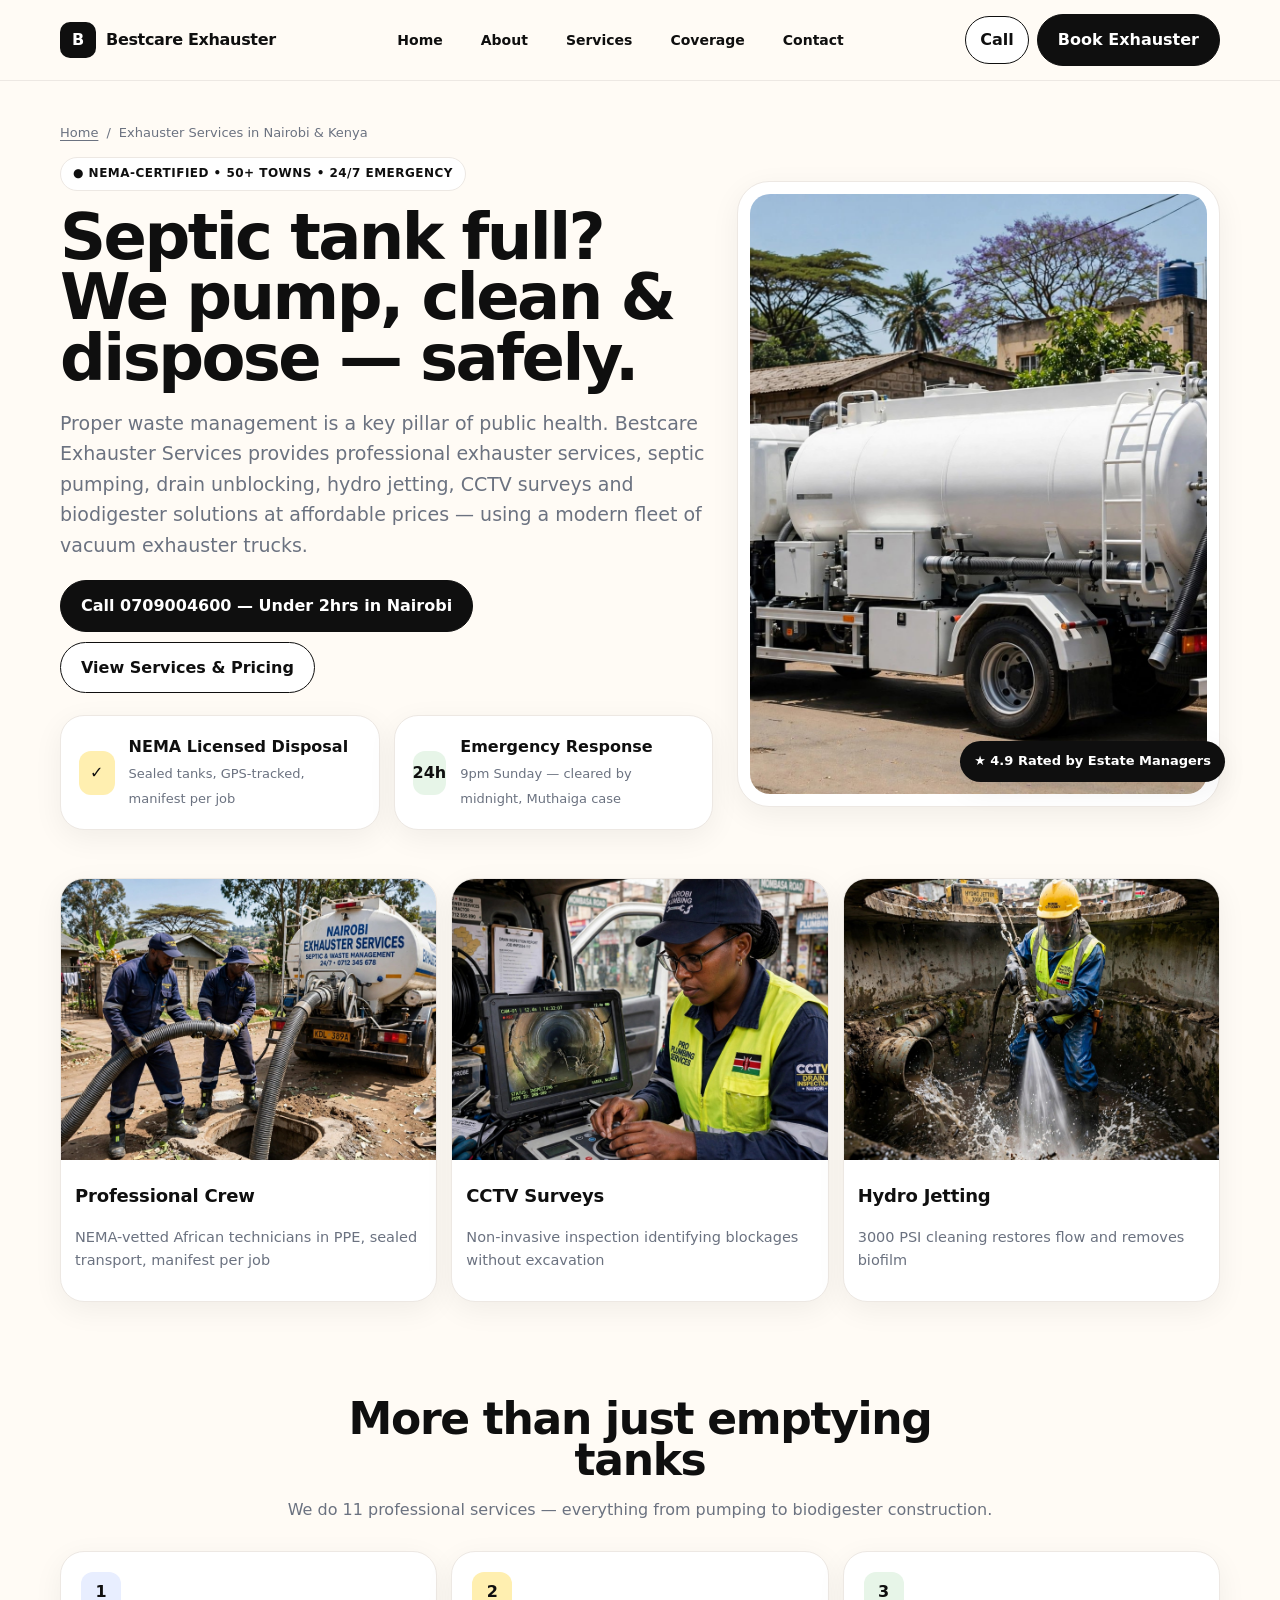
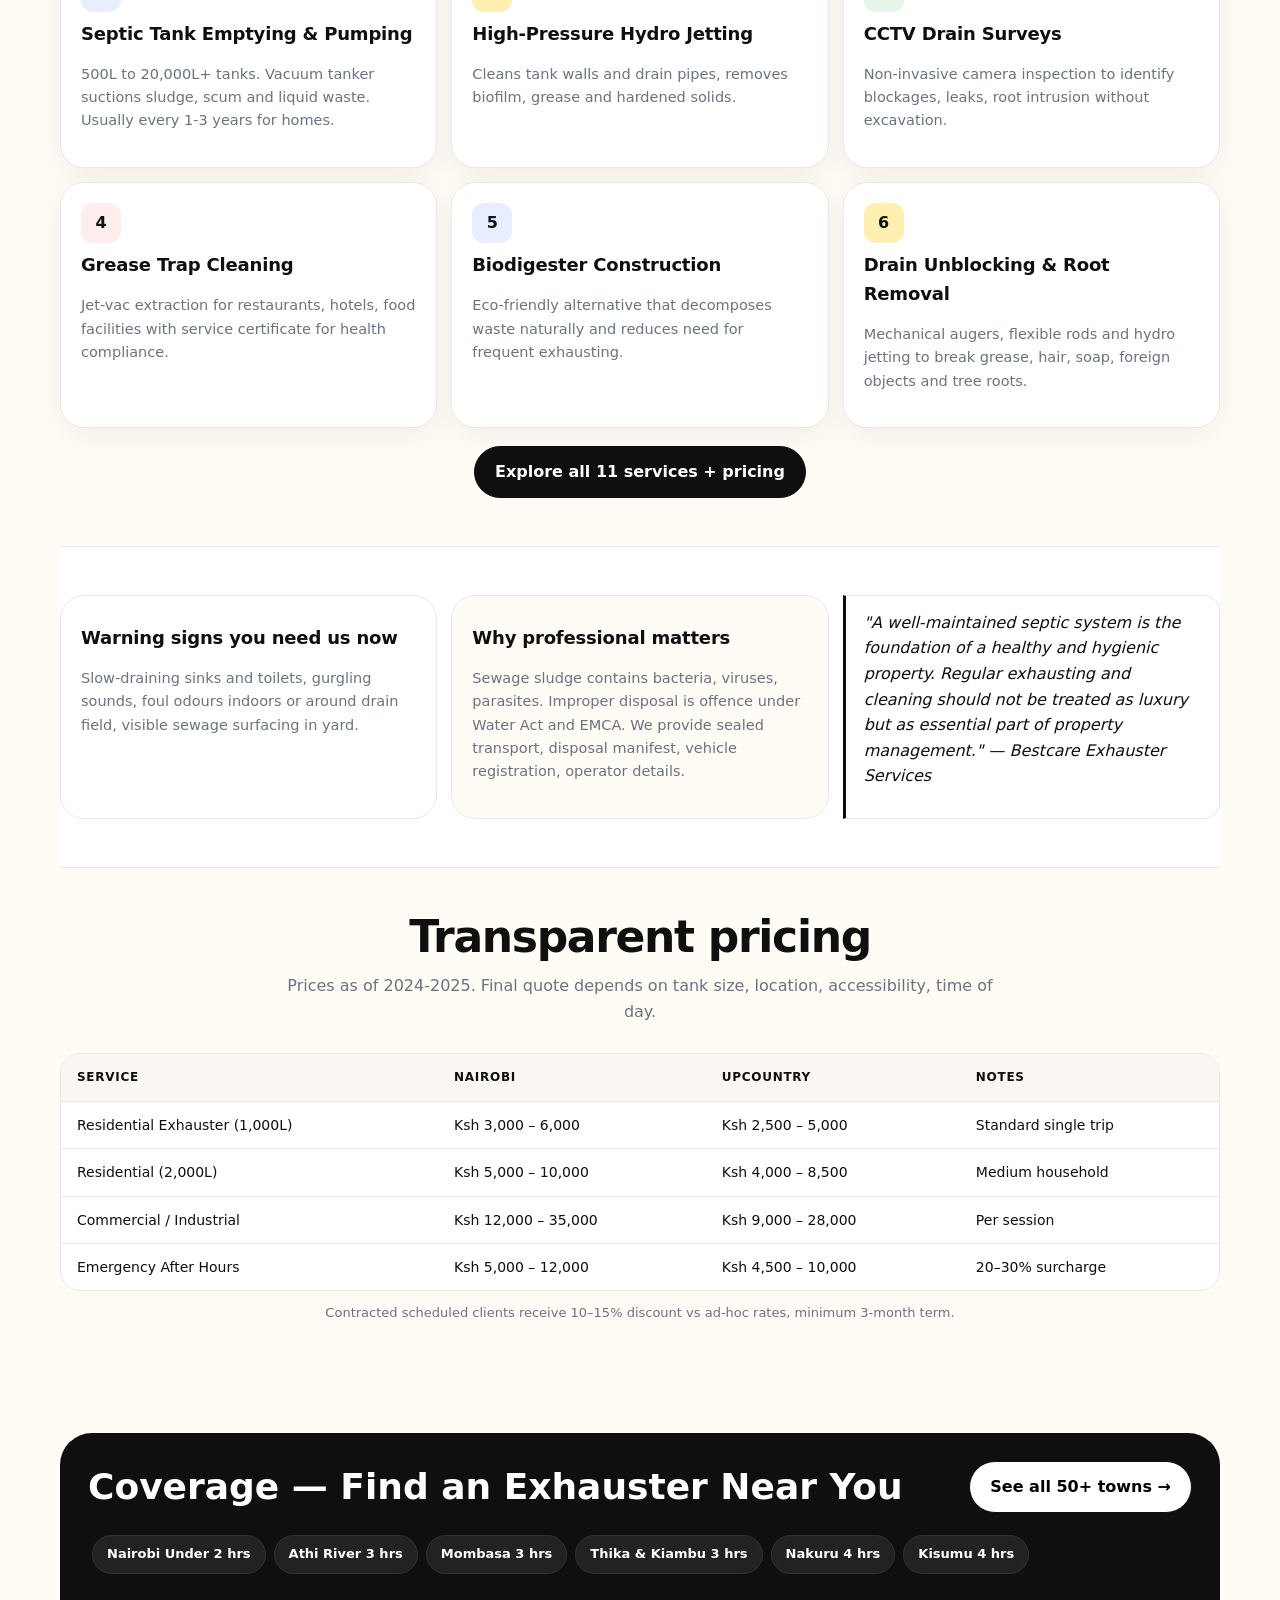
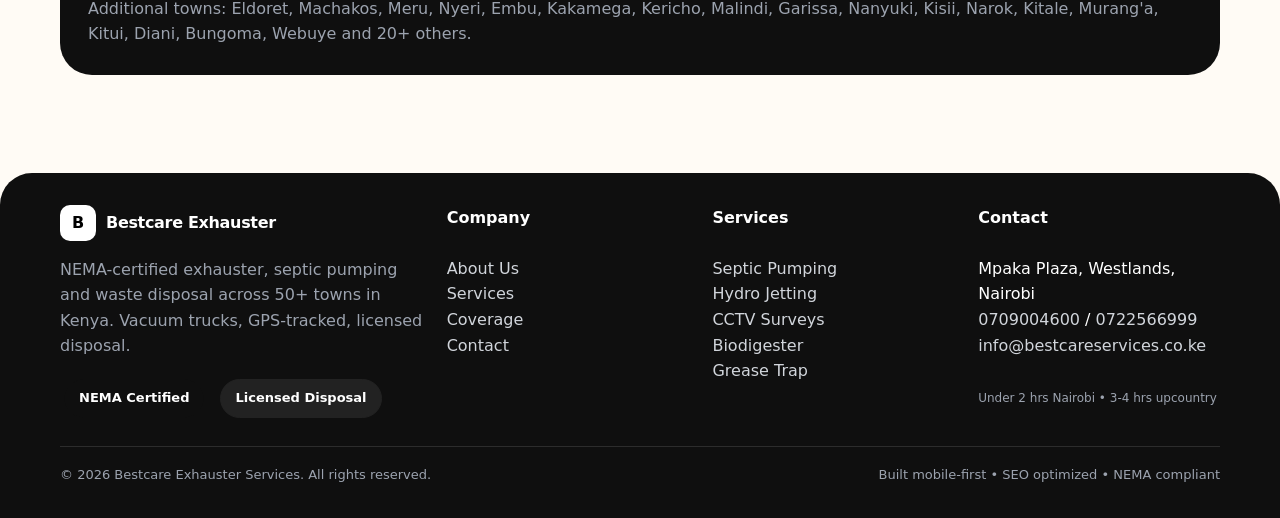
<file: index.html>
<!doctype html><html lang="en-KE"><head>
<meta charset="utf-8">
<meta name="viewport" content="width=device-width,initial-scale=1">
<title>Bestcare Exhauster Services | Septic Pumping & Waste Disposal in Nairobi, Kenya</title>
<meta name="description" content="NEMA-certified exhauster services in Nairobi & 50+ towns. Septic tank pumping, drain unblocking, hydro jetting, CCTV surveys, grease trap cleaning. 24/7 emergency under 2 hours.">
<meta name="robots" content="index,follow">
<link rel="canonical" href="https://nairobicleaningservice.github.io/exhausterservicesnairobi/">
<meta name="theme-color" content="#0F0F0F">
<link rel="icon" type="image/svg+xml" href="/assets/icons/icon.svg">
<link rel="apple-touch-icon" href="/assets/icons/apple-touch-icon.svg">
<link rel="icon" type="image/png" sizes="192x192" href="/assets/icons/icon-192.png">
<meta property="og:type" content="website">
<meta property="og:title" content="Bestcare Exhauster Services | Septic Pumping & Waste Disposal in Nairobi, Kenya">
<meta property="og:description" content="NEMA-certified exhauster services in Nairobi & 50+ towns. Septic tank pumping, drain unblocking, hydro jetting, CCTV surveys, grease trap cleaning. 24/7 emergency under 2 hours.">
<meta property="og:url" content="https://nairobicleaningservice.github.io/exhausterservicesnairobi/">
<meta property="og:image" content="https://nairobicleaningservice.github.io/exhausterservicesnairobi/assets/img/og-image-social.jpg">
<meta property="og:site_name" content="Bestcare Exhauster Services">
<meta property="og:locale" content="en_KE">
<meta name="twitter:card" content="summary_large_image">
<meta name="twitter:title" content="Bestcare Exhauster Services | Septic Pumping & Waste Disposal in Nairobi, Kenya">
<meta name="twitter:description" content="NEMA-certified exhauster services in Nairobi & 50+ towns. Septic tank pumping, drain unblocking, hydro jetting, CCTV surveys, grease trap cleaning. 24/7 emergency under 2 hours.">
<meta name="twitter:image" content="https://nairobicleaningservice.github.io/exhausterservicesnairobi/assets/img/og-image-social.jpg">
<link rel="stylesheet" href="https://nairobicleaningservice.github.io/exhausterservicesnairobi/assets/css/style.css">
<script type="application/ld+json">
{
  "@context": "https://schema.org",
  "@type": "LocalBusiness",
  "name": "Bestcare Exhauster Services",
  "url": "https://exhausterservices.github.io",
  "logo": "https://nairobicleaningservice.github.io/exhausterservicesnairobi/assets/icons/icon.svg",
  "image": "https://nairobicleaningservice.github.io/exhausterservicesnairobi/assets/img/og-image-social.jpg",
  "telephone": "+254709004600",
  "email": "info@bestcareservices.co.ke",
  "address": {
    "@type": "PostalAddress",
    "streetAddress": "Mpaka Plaza, Westlands",
    "addressLocality": "Nairobi",
    "addressRegion": "Nairobi",
    "addressCountry": "KE"
  },
  "areaServed": [
    "Nairobi",
    "Athi River",
    "Mombasa",
    "Thika",
    "Kiambu",
    "Nakuru",
    "Kisumu"
  ],
  "priceRange": "Ksh 2500-35000",
  "description": "NEMA-certified exhauster services in Nairobi & 50+ towns. Septic tank pumping, drain unblocking, hydro jetting, CCTV surveys, grease trap cleaning. 24/7 emergency under 2 hours."
}
</script>
<script type="application/ld+json">
{
  "@context": "https://schema.org",
  "@type": "BreadcrumbList",
  "itemListElement": [
    {
      "@type": "ListItem",
      "position": 1,
      "name": "Home",
      "item": "https://nairobicleaningservice.github.io/exhausterservicesnairobi/"
    },
    {
      "@type": "ListItem",
      "position": 2,
      "name": "Bestcare Exhauster Services",
      "item": "https://nairobicleaningservice.github.io/exhausterservicesnairobi/"
    }
  ]
}
</script>

<script type="application/ld+json">
{
  "@context":"https://schema.org",
  "@type":"FAQPage",
  "mainEntity":[
    {"@type":"Question","name":"How often should I empty septic tank?","acceptedAnswer":{"@type":"Answer","text":"Residential every 1-3 years, commercial 6-12 months, industrial monthly."}},
    {"@type":"Question","name":"What areas do you cover?","acceptedAnswer":{"@type":"Answer","text":"Nairobi, Athi River, Mombasa, Thika, Kiambu, Nakuru, Kisumu and 20+ more towns."}}
  ]
}
</script>
</head><body>
<header class="header">
  <div class="container header-inner">
    <a class="logo" href="/index.html" aria-label="Home">
      <span class="logo-mark">B</span><span>Bestcare Exhauster</span>
    </a>
    <nav class="nav" aria-label="Primary">
      <a href="/index.html">Home</a>
      <a href="/about.html">About</a>
      <a href="/services.html">Services</a>
      <a href="/coverage.html">Coverage</a>
      <a href="/contact.html">Contact</a>
    </nav>
    <div class="cta">
      <a href="tel:+254709004600" class="btn btn-ghost" style="padding:10px 14px">Call</a>
      <a href="/contact.html" class="btn btn-primary">Book Exhauster</a>
      <button class="hamburger" aria-label="Menu" onclick="document.getElementById('mnav').classList.toggle('open')">☰</button>
    </div>
  </div>
  <div class="container"><div id="mnav" class="mobile-nav">
    <a href="/index.html">Home</a><a href="/about.html">About Us</a><a href="/services.html">Services</a><a href="/coverage.html">Coverage</a><a href="/contact.html">Contact</a>
    <a href="tel:+254722566999" class="btn btn-primary" style="justify-content:center">Emergency: 0722566999</a>
  </div></div>
</header>

<main>
<section class="hero container">
<nav class="breadcrumb"><a href="/">Home</a><span>/</span><span>Exhauster Services in Nairobi & Kenya</span></nav>
<div class="hero-grid">
<div>
<span class="kicker">● NEMA-Certified • 50+ Towns • 24/7 Emergency</span>
<h1>Septic tank full? <br>We pump, clean & dispose — safely.</h1>
<p class="lead">Proper waste management is a key pillar of public health. Bestcare Exhauster Services provides professional exhauster services, septic pumping, drain unblocking, hydro jetting, CCTV surveys and biodigester solutions at affordable prices — using a modern fleet of vacuum exhauster trucks.</p>
<div style="margin-top:20px;display:flex;gap:10px;flex-wrap:wrap"><a href="tel:+254709004600" class="btn btn-primary">Call 0709004600 — Under 2hrs in Nairobi</a><a href="/services.html" class="btn btn-ghost">View Services & Pricing</a></div>
<div class="hero-cards">
<div class="stat-card"><div class="stat-icon" style="background:#FFEFB0">✓</div><div><strong>NEMA Licensed Disposal</strong><br><span class="muted" style="font-size:13px">Sealed tanks, GPS-tracked, manifest per job</span></div></div>
<div class="stat-card"><div class="stat-icon" style="background:#E7F5E8">24h</div><div><strong>Emergency Response</strong><br><span class="muted" style="font-size:13px">9pm Sunday — cleared by midnight, Muthaiga case</span></div></div>
</div></div>
<div class="hero-visual"><img src="/assets/img/hero-truck-real.jpg" alt="Vacuum exhauster truck pumping septic tank in Nairobi — Bestcare Exhauster Services" width="800" height="600"><div class="badge-float">★ 4.9 Rated by Estate Managers</div></div>
</div>
<section class="section container"><div class="grid-3">
<div class="card" style="padding:0;overflow:hidden"><img src="/assets/img/team-pumping.jpg" alt="Bestcare team of African technicians pumping septic tank in Nairobi - exhauster services" style="aspect-ratio:4/3;object-fit:cover"><div style="padding:14px"><h3>Professional Crew</h3><p class="muted">NEMA-vetted African technicians in PPE, sealed transport, manifest per job</p></div></div>
<div class="card" style="padding:0;overflow:hidden"><img src="/assets/img/cctv-inspection.jpg" alt="African female technician performing CCTV drain inspection in Kenya" style="aspect-ratio:4/3;object-fit:cover"><div style="padding:14px"><h3>CCTV Surveys</h3><p class="muted">Non-invasive inspection identifying blockages without excavation</p></div></div>
<div class="card" style="padding:0;overflow:hidden"><img src="/assets/img/hydro-jetting.jpg" alt="Hydro jetting septic tank cleaning by Kenyan sanitation worker" style="aspect-ratio:4/3;object-fit:cover"><div style="padding:14px"><h3>Hydro Jetting</h3><p class="muted">3000 PSI cleaning restores flow and removes biofilm</p></div></div>
</div></section>

<section class="section container"><div class="section-head"><h2>More than just emptying tanks</h2><p>We do 11 professional services — everything from pumping to biodigester construction.</p></div>
<div class="grid-3">
<article class="card"><div class="icon" style="background:#E8EEFF">1</div><h3>Septic Tank Emptying & Pumping</h3><p>500L to 20,000L+ tanks. Vacuum tanker suctions sludge, scum and liquid waste. Usually every 1-3 years for homes.</p></article>
<article class="card"><div class="icon" style="background:#FFEFB0">2</div><h3>High-Pressure Hydro Jetting</h3><p>Cleans tank walls and drain pipes, removes biofilm, grease and hardened solids.</p></article>
<article class="card"><div class="icon" style="background:#E7F5E8">3</div><h3>CCTV Drain Surveys</h3><p>Non-invasive camera inspection to identify blockages, leaks, root intrusion without excavation.</p></article>
<article class="card"><div class="icon" style="background:#FFECEC">4</div><h3>Grease Trap Cleaning</h3><p>Jet-vac extraction for restaurants, hotels, food facilities with service certificate for health compliance.</p></article>
<article class="card"><div class="icon" style="background:#E8EEFF">5</div><h3>Biodigester Construction</h3><p>Eco-friendly alternative that decomposes waste naturally and reduces need for frequent exhausting.</p></article>
<article class="card"><div class="icon" style="background:#FFEFB0">6</div><h3>Drain Unblocking & Root Removal</h3><p>Mechanical augers, flexible rods and hydro jetting to break grease, hair, soap, foreign objects and tree roots.</p></article>
</div><div style="text-align:center;margin-top:18px"><a href="/services.html" class="btn btn-primary">Explore all 11 services + pricing</a></div></section>

<section class="section" style="background:white;border-top:1px solid var(--line);border-bottom:1px solid var(--line)"><div class="container"><div class="grid-3">
<div class="card" style="box-shadow:none"><h3>Warning signs you need us now</h3><p>Slow-draining sinks and toilets, gurgling sounds, foul odours indoors or around drain field, visible sewage surfacing in yard.</p></div>
<div class="card" style="box-shadow:none;background:#FFFBF5"><h3>Why professional matters</h3><p>Sewage sludge contains bacteria, viruses, parasites. Improper disposal is offence under Water Act and EMCA. We provide sealed transport, disposal manifest, vehicle registration, operator details.</p></div>
<div class="quote"><em>"A well-maintained septic system is the foundation of a healthy and hygienic property. Regular exhausting and cleaning should not be treated as luxury but as essential part of property management." — Bestcare Exhauster Services</em></div>
</div></div></section>

<section class="section container"><div class="section-head"><h2>Transparent pricing</h2><p>Prices as of 2024-2025. Final quote depends on tank size, location, accessibility, time of day.</p></div>
<div class="table-wrap"><table><thead><tr><th>Service</th><th>Nairobi</th><th>Upcountry</th><th>Notes</th></tr></thead><tbody>
<tr><td>Residential Exhauster (1,000L)</td><td>Ksh 3,000 – 6,000</td><td>Ksh 2,500 – 5,000</td><td>Standard single trip</td></tr>
<tr><td>Residential (2,000L)</td><td>Ksh 5,000 – 10,000</td><td>Ksh 4,000 – 8,500</td><td>Medium household</td></tr>
<tr><td>Commercial / Industrial</td><td>Ksh 12,000 – 35,000</td><td>Ksh 9,000 – 28,000</td><td>Per session</td></tr>
<tr><td>Emergency After Hours</td><td>Ksh 5,000 – 12,000</td><td>Ksh 4,500 – 10,000</td><td>20–30% surcharge</td></tr>
</tbody></table></div><p class="muted" style="text-align:center;margin-top:12px;font-size:13px">Contracted scheduled clients receive 10–15% discount vs ad-hoc rates, minimum 3-month term.</p></section>

<section class="section container"><div style="background:var(--ink);color:white;border-radius:32px;padding:28px;display:grid;gap:18px"><div style="display:flex;flex-wrap:wrap;justify-content:space-between;gap:14px;align-items:center"><h2 style="margin:0;font-size:clamp(24px,4vw,36px);line-height:1">Coverage — Find an Exhauster Near You</h2><a href="/coverage.html" class="btn" style="background:white;color:black">See all 50+ towns →</a></div><div style="display:flex;flex-wrap:wrap"><span class="pill" style="background:#222;color:white;border-color:#333">Nairobi Under 2 hrs</span><span class="pill" style="background:#222;color:white;border-color:#333">Athi River 3 hrs</span><span class="pill" style="background:#222;color:white;border-color:#333">Mombasa 3 hrs</span><span class="pill" style="background:#222;color:white;border-color:#333">Thika & Kiambu 3 hrs</span><span class="pill" style="background:#222;color:white;border-color:#333">Nakuru 4 hrs</span><span class="pill" style="background:#222;color:white;border-color:#333">Kisumu 4 hrs</span></div><p style="color:#9CA3AF;margin:0">Additional towns: Eldoret, Machakos, Meru, Nyeri, Embu, Kakamega, Kericho, Malindi, Garissa, Nanyuki, Kisii, Narok, Kitale, Murang'a, Kitui, Diani, Bungoma, Webuye and 20+ others.</p></div></section>
</main>
<footer class="footer">
  <div class="container">
    <div class="footer-grid">
      <div><div class="logo" style="margin-bottom:12px"><span class="logo-mark" style="background:white;color:black">B</span><span>Bestcare Exhauster</span></div>
      <p style="color:#9CA3AF">NEMA-certified exhauster, septic pumping and waste disposal across 50+ towns in Kenya. Vacuum trucks, GPS-tracked, licensed disposal.</p>
      <div style="margin-top:14px;display:flex;gap:8px;flex-wrap:wrap"><span class="pill strong">NEMA Certified</span><span class="pill" style="background:#222;color:white;border-color:#222">Licensed Disposal</span></div></div>
      <div><strong>Company</strong><br><br><a href="/about.html">About Us</a><br><a href="/services.html">Services</a><br><a href="/coverage.html">Coverage</a><br><a href="/contact.html">Contact</a></div>
      <div><strong>Services</strong><br><br><a href="/services.html">Septic Pumping</a><br><a href="/services.html">Hydro Jetting</a><br><a href="/services.html">CCTV Surveys</a><br><a href="/services.html">Biodigester</a><br><a href="/services.html">Grease Trap</a></div>
      <div><strong>Contact</strong><br><br>Mpaka Plaza, Westlands, Nairobi<br><a href="tel:+254709004600">0709004600</a> / <a href="tel:+254722566999">0722566999</a><br><a href="mailto:info@bestcareservices.co.ke">info@bestcareservices.co.ke</a><br><br><span style="font-size:12px;color:#9CA3AF">Under 2 hrs Nairobi • 3-4 hrs upcountry</span></div>
    </div>
    <div class="copy"><span>© 2026 Bestcare Exhauster Services. All rights reserved.</span><span>Built mobile-first • SEO optimized • NEMA compliant</span></div>
  </div>
</footer>
</body></html>
</file>
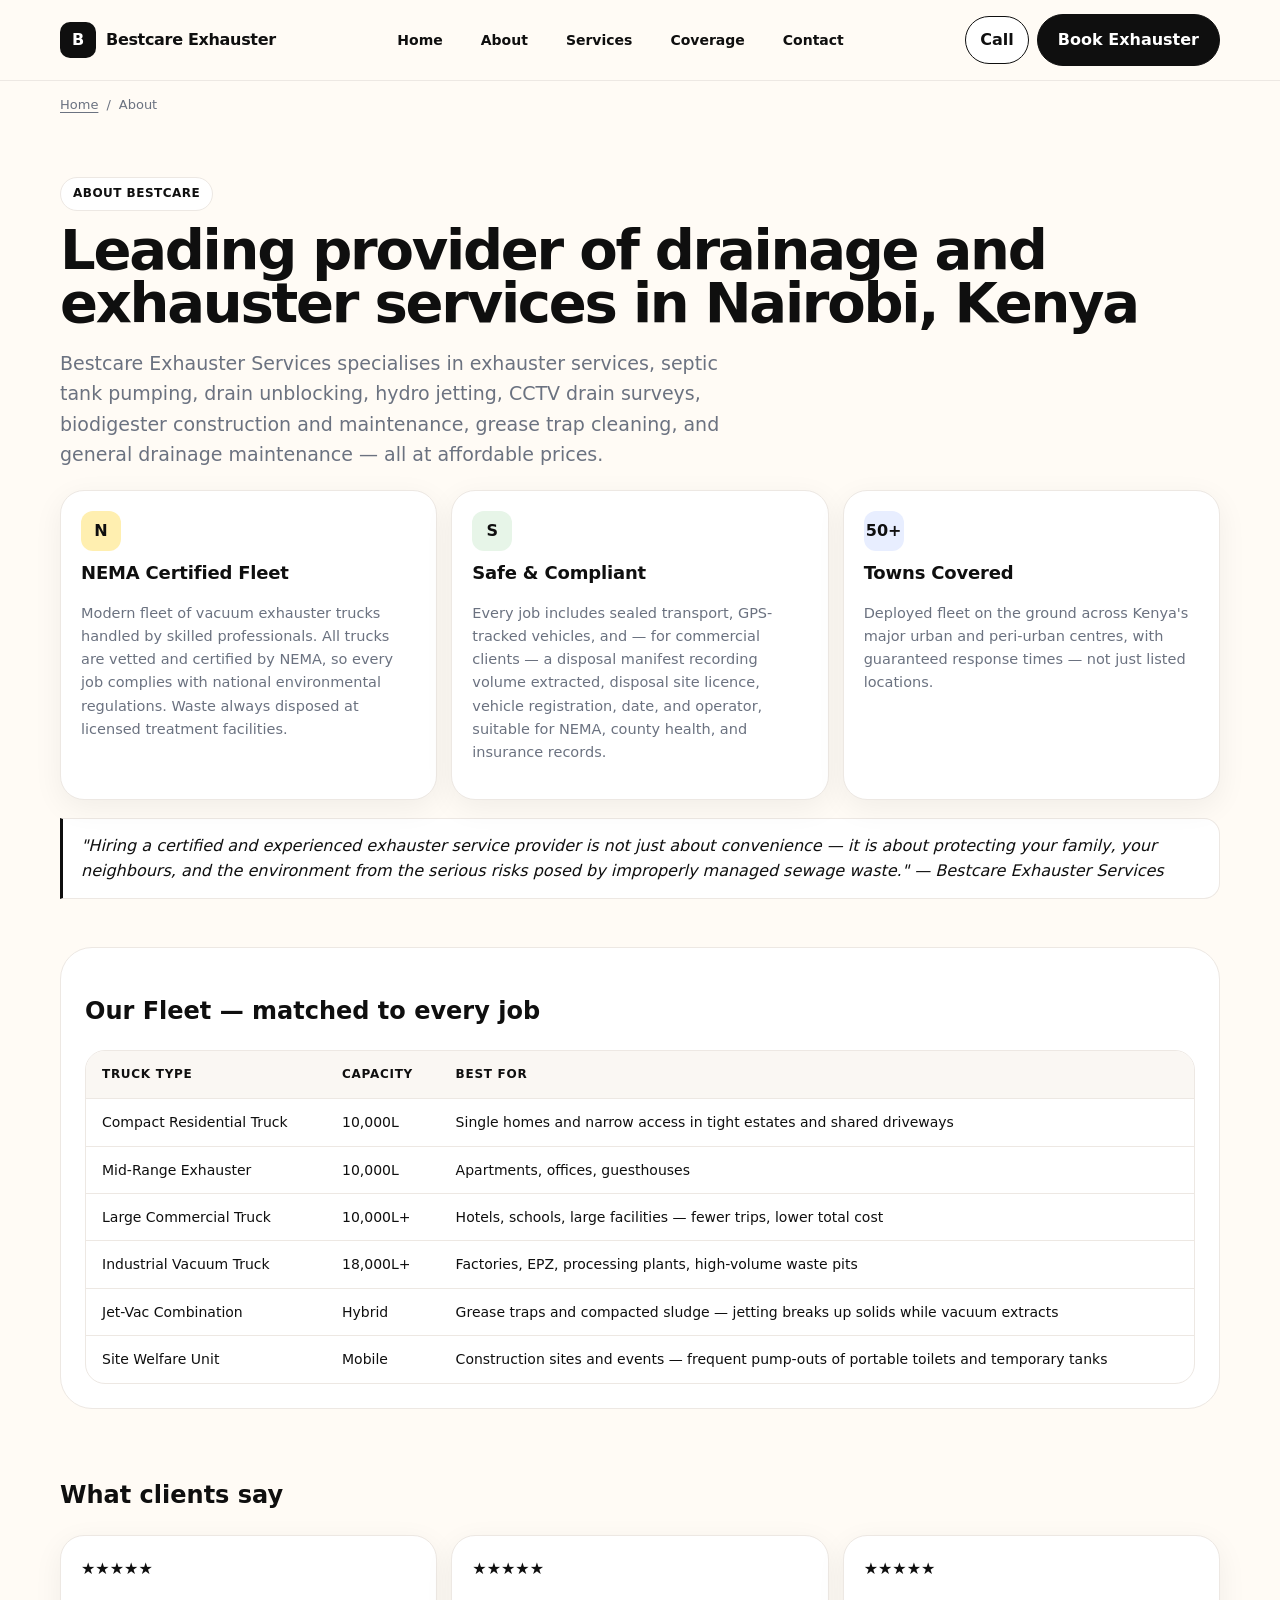
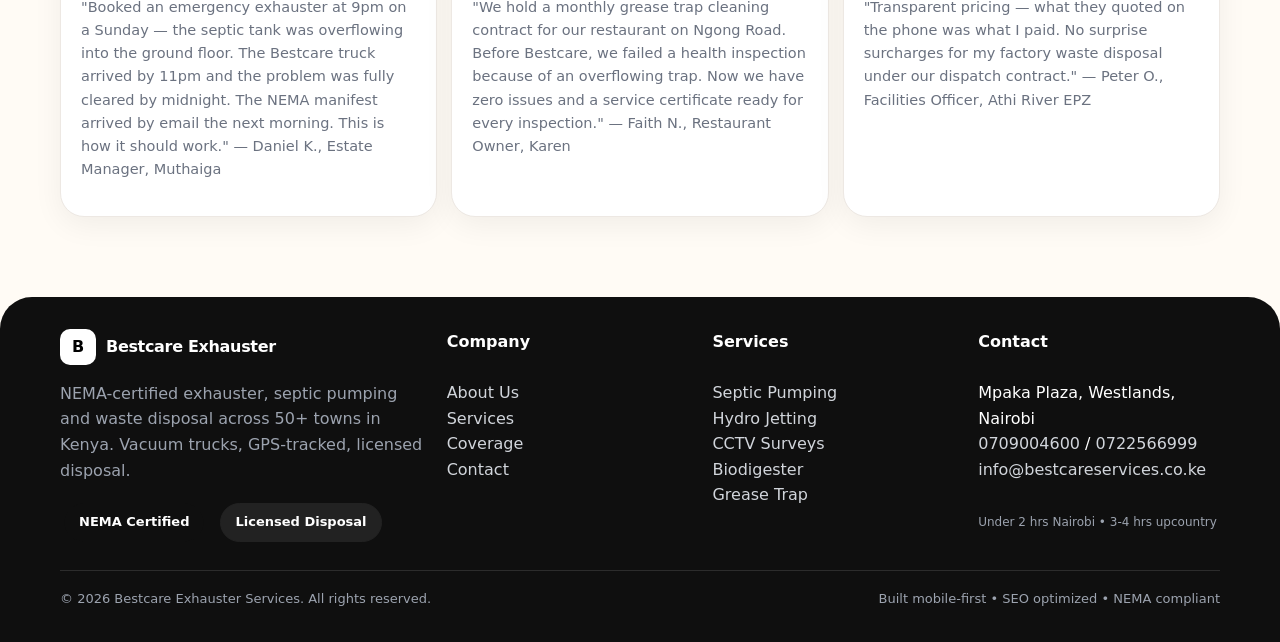
<file: about.html>
<!doctype html><html lang="en-KE"><head><meta charset="utf-8">
<meta name="viewport" content="width=device-width,initial-scale=1">
<title>About Us | Bestcare Exhauster Services — NEMA Certified</title>
<meta name="description" content="Leading drainage and exhauster provider in Nairobi. Modern vacuum fleet, NEMA-vetted, safe licensed disposal.">
<meta name="robots" content="index,follow">
<link rel="canonical" href="https://exhausterservices.github.io/about.html">
<meta name="theme-color" content="#0F0F0F">
<link rel="icon" type="image/svg+xml" href="/assets/icons/icon.svg">
<link rel="apple-touch-icon" href="/assets/icons/apple-touch-icon.svg">
<link rel="icon" type="image/png" sizes="192x192" href="/assets/icons/icon-192.png">
<meta property="og:type" content="website">
<meta property="og:title" content="About Us | Bestcare Exhauster Services — NEMA Certified">
<meta property="og:description" content="Leading drainage and exhauster provider in Nairobi. Modern vacuum fleet, NEMA-vetted, safe licensed disposal.">
<meta property="og:url" content="https://exhausterservices.github.io/about.html">
<meta property="og:image" content="https://exhausterservices.github.io/assets/img/og-image-social.jpg">
<meta property="og:site_name" content="Bestcare Exhauster Services">
<meta property="og:locale" content="en_KE">
<meta name="twitter:card" content="summary_large_image">
<meta name="twitter:title" content="About Us | Bestcare Exhauster Services — NEMA Certified">
<meta name="twitter:description" content="Leading drainage and exhauster provider in Nairobi. Modern vacuum fleet, NEMA-vetted, safe licensed disposal.">
<meta name="twitter:image" content="https://exhausterservices.github.io/assets/img/og-image-social.jpg">
<link rel="stylesheet" href="/assets/css/style.css">
<script type="application/ld+json">
{
  "@context": "https://schema.org",
  "@type": "LocalBusiness",
  "name": "Bestcare Exhauster Services",
  "url": "https://exhausterservices.github.io",
  "logo": "https://exhausterservices.github.io/assets/icons/icon.svg",
  "image": "https://exhausterservices.github.io/assets/img/og-image-social.jpg",
  "telephone": "+254709004600",
  "email": "info@bestcareservices.co.ke",
  "address": {
    "@type": "PostalAddress",
    "streetAddress": "Mpaka Plaza, Westlands",
    "addressLocality": "Nairobi",
    "addressRegion": "Nairobi",
    "addressCountry": "KE"
  },
  "areaServed": [
    "Nairobi",
    "Athi River",
    "Mombasa",
    "Thika",
    "Kiambu",
    "Nakuru",
    "Kisumu"
  ],
  "priceRange": "Ksh 2500-35000",
  "description": "Leading drainage and exhauster provider in Nairobi. Modern vacuum fleet, NEMA-vetted, safe licensed disposal."
}
</script>
<script type="application/ld+json">
{
  "@context": "https://schema.org",
  "@type": "BreadcrumbList",
  "itemListElement": [
    {
      "@type": "ListItem",
      "position": 1,
      "name": "Home",
      "item": "https://exhausterservices.github.io/"
    },
    {
      "@type": "ListItem",
      "position": 2,
      "name": "About Us",
      "item": "https://exhausterservices.github.io/about.html"
    }
  ]
}
</script>
</head><body>
<header class="header">
  <div class="container header-inner">
    <a class="logo" href="/index.html" aria-label="Home">
      <span class="logo-mark">B</span><span>Bestcare Exhauster</span>
    </a>
    <nav class="nav" aria-label="Primary">
      <a href="/index.html">Home</a>
      <a href="/about.html">About</a>
      <a href="/services.html">Services</a>
      <a href="/coverage.html">Coverage</a>
      <a href="/contact.html">Contact</a>
    </nav>
    <div class="cta">
      <a href="tel:+254709004600" class="btn btn-ghost" style="padding:10px 14px">Call</a>
      <a href="/contact.html" class="btn btn-primary">Book Exhauster</a>
      <button class="hamburger" aria-label="Menu" onclick="document.getElementById('mnav').classList.toggle('open')">☰</button>
    </div>
  </div>
  <div class="container"><div id="mnav" class="mobile-nav">
    <a href="/index.html">Home</a><a href="/about.html">About Us</a><a href="/services.html">Services</a><a href="/coverage.html">Coverage</a><a href="/contact.html">Contact</a>
    <a href="tel:+254722566999" class="btn btn-primary" style="justify-content:center">Emergency: 0722566999</a>
  </div></div>
</header>

<main class="container"><nav class="breadcrumb"><a href="/index.html">Home</a><span>/</span><span>About</span></nav>
<section class="section"><span class="kicker">About Bestcare</span><h1 style="font-size:clamp(32px,6vw,56px);line-height:.95;letter-spacing:-.04em;margin:12px 0">Leading provider of drainage and exhauster services in Nairobi, Kenya</h1>
<p class="lead">Bestcare Exhauster Services specialises in exhauster services, septic tank pumping, drain unblocking, hydro jetting, CCTV drain surveys, biodigester construction and maintenance, grease trap cleaning, and general drainage maintenance — all at affordable prices.</p>
<div class="grid-3" style="margin-top:20px">
<div class="card"><div class="icon" style="background:#FFEFB0">N</div><h3>NEMA Certified Fleet</h3><p>Modern fleet of vacuum exhauster trucks handled by skilled professionals. All trucks are vetted and certified by NEMA, so every job complies with national environmental regulations. Waste always disposed at licensed treatment facilities.</p></div>
<div class="card"><div class="icon" style="background:#E7F5E8">S</div><h3>Safe & Compliant</h3><p>Every job includes sealed transport, GPS-tracked vehicles, and — for commercial clients — a disposal manifest recording volume extracted, disposal site licence, vehicle registration, date, and operator, suitable for NEMA, county health, and insurance records.</p></div>
<div class="card"><div class="icon" style="background:#E8EEFF">50+</div><h3>Towns Covered</h3><p>Deployed fleet on the ground across Kenya's major urban and peri-urban centres, with guaranteed response times — not just listed locations.</p></div>
</div><div class="quote" style="margin-top:18px"><em>"Hiring a certified and experienced exhauster service provider is not just about convenience — it is about protecting your family, your neighbours, and the environment from the serious risks posed by improperly managed sewage waste." — Bestcare Exhauster Services</em></div>
</section>
<section class="section" style="background:white;border:1px solid var(--line);border-radius:32px;padding:24px"><h2>Our Fleet — matched to every job</h2><div class="table-wrap" style="margin-top:12px"><table><thead><tr><th>Truck Type</th><th>Capacity</th><th>Best For</th></tr></thead><tbody>
<tr><td>Compact Residential Truck</td><td>10,000L</td><td>Single homes and narrow access in tight estates and shared driveways</td></tr>
<tr><td>Mid-Range Exhauster</td><td>10,000L</td><td>Apartments, offices, guesthouses</td></tr>
<tr><td>Large Commercial Truck</td><td>10,000L+</td><td>Hotels, schools, large facilities — fewer trips, lower total cost</td></tr>
<tr><td>Industrial Vacuum Truck</td><td>18,000L+</td><td>Factories, EPZ, processing plants, high-volume waste pits</td></tr>
<tr><td>Jet-Vac Combination</td><td>Hybrid</td><td>Grease traps and compacted sludge — jetting breaks up solids while vacuum extracts</td></tr>
<tr><td>Site Welfare Unit</td><td>Mobile</td><td>Construction sites and events — frequent pump-outs of portable toilets and temporary tanks</td></tr>
</tbody></table></div></section>
<section class="section"><h2>What clients say</h2><div class="grid-3">
<div class="card"><strong>★★★★★</strong><p>"Booked an emergency exhauster at 9pm on a Sunday — the septic tank was overflowing into the ground floor. The Bestcare truck arrived by 11pm and the problem was fully cleared by midnight. The NEMA manifest arrived by email the next morning. This is how it should work." — Daniel K., Estate Manager, Muthaiga</p></div>
<div class="card"><strong>★★★★★</strong><p>"We hold a monthly grease trap cleaning contract for our restaurant on Ngong Road. Before Bestcare, we failed a health inspection because of an overflowing trap. Now we have zero issues and a service certificate ready for every inspection." — Faith N., Restaurant Owner, Karen</p></div>
<div class="card"><strong>★★★★★</strong><p>"Transparent pricing — what they quoted on the phone was what I paid. No surprise surcharges for my factory waste disposal under our dispatch contract." — Peter O., Facilities Officer, Athi River EPZ</p></div>
</div></section>
</main>
<footer class="footer">
  <div class="container">
    <div class="footer-grid">
      <div><div class="logo" style="margin-bottom:12px"><span class="logo-mark" style="background:white;color:black">B</span><span>Bestcare Exhauster</span></div>
      <p style="color:#9CA3AF">NEMA-certified exhauster, septic pumping and waste disposal across 50+ towns in Kenya. Vacuum trucks, GPS-tracked, licensed disposal.</p>
      <div style="margin-top:14px;display:flex;gap:8px;flex-wrap:wrap"><span class="pill strong">NEMA Certified</span><span class="pill" style="background:#222;color:white;border-color:#222">Licensed Disposal</span></div></div>
      <div><strong>Company</strong><br><br><a href="/about.html">About Us</a><br><a href="/services.html">Services</a><br><a href="/coverage.html">Coverage</a><br><a href="/contact.html">Contact</a></div>
      <div><strong>Services</strong><br><br><a href="/services.html">Septic Pumping</a><br><a href="/services.html">Hydro Jetting</a><br><a href="/services.html">CCTV Surveys</a><br><a href="/services.html">Biodigester</a><br><a href="/services.html">Grease Trap</a></div>
      <div><strong>Contact</strong><br><br>Mpaka Plaza, Westlands, Nairobi<br><a href="tel:+254709004600">0709004600</a> / <a href="tel:+254722566999">0722566999</a><br><a href="mailto:info@bestcareservices.co.ke">info@bestcareservices.co.ke</a><br><br><span style="font-size:12px;color:#9CA3AF">Under 2 hrs Nairobi • 3-4 hrs upcountry</span></div>
    </div>
    <div class="copy"><span>© 2026 Bestcare Exhauster Services. All rights reserved.</span><span>Built mobile-first • SEO optimized • NEMA compliant</span></div>
  </div>
</footer>
</body></html>
</file>
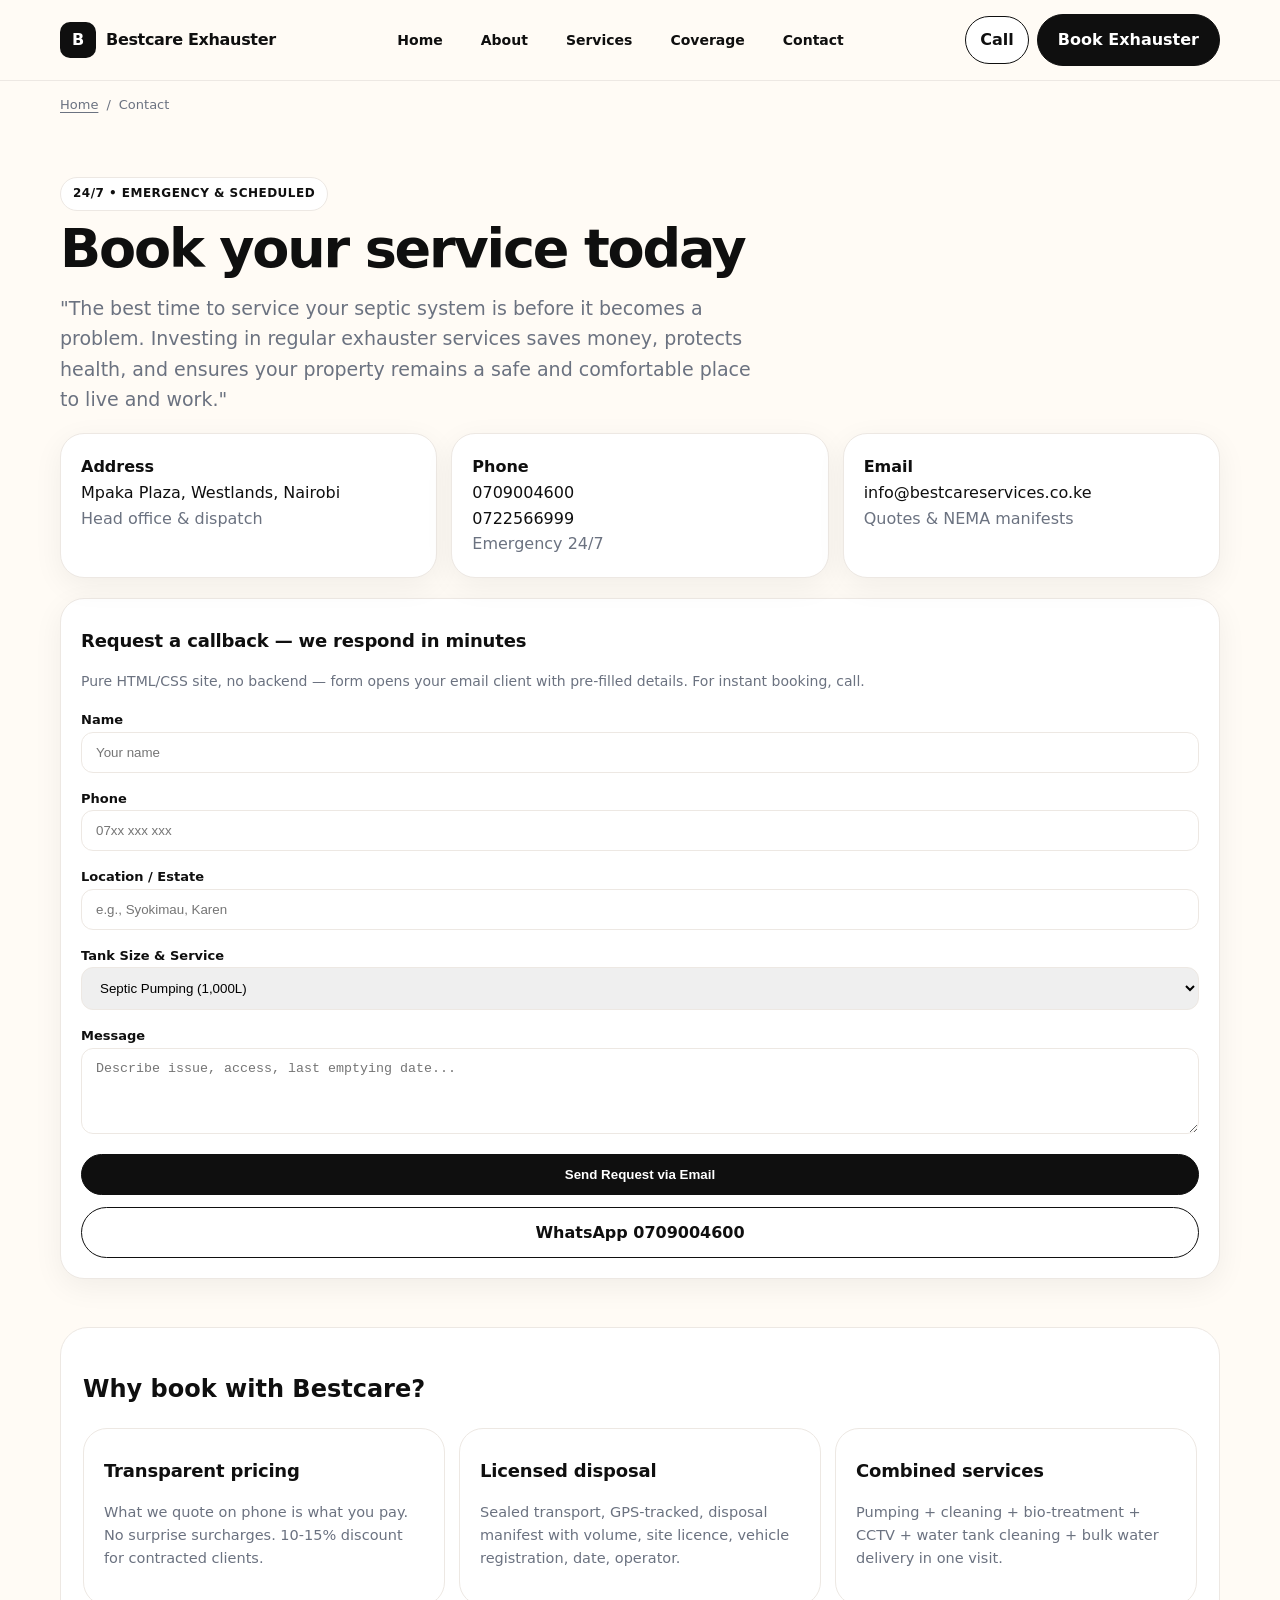
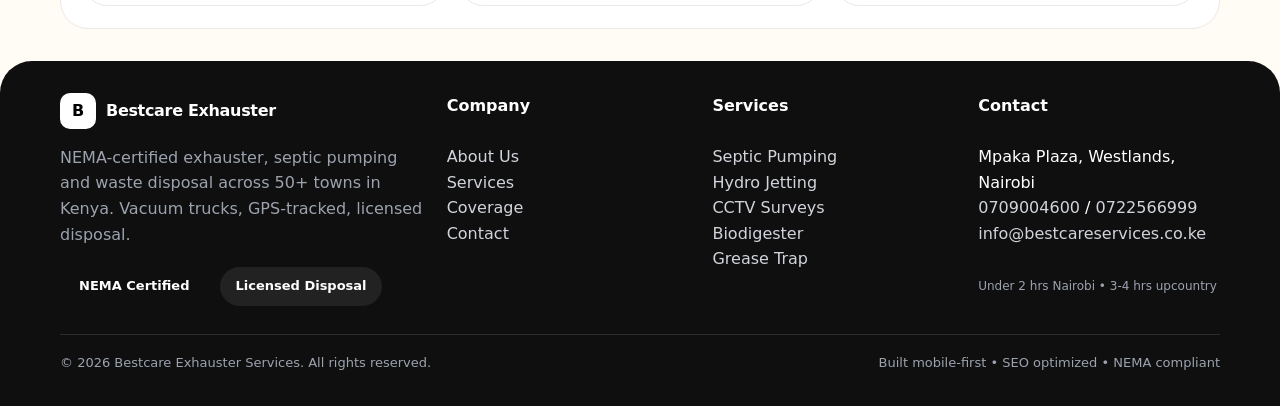
<file: contact.html>
<!doctype html><html lang="en-KE"><head><meta charset="utf-8">
<meta name="viewport" content="width=device-width,initial-scale=1">
<title>Contact Bestcare Exhauster Services | Book Septic Pumping</title>
<meta name="description" content="Book exhauster services: Mpaka Plaza, Westlands, Nairobi. Phone 0709004600 / 0722566999. Email info@bestcareservices.co.ke. 24/7 emergency, under 2 hrs Nairobi.">
<meta name="robots" content="index,follow">
<link rel="canonical" href="https://exhausterservices.github.io/contact.html">
<meta name="theme-color" content="#0F0F0F">
<link rel="icon" type="image/svg+xml" href="/assets/icons/icon.svg">
<link rel="apple-touch-icon" href="/assets/icons/apple-touch-icon.svg">
<link rel="icon" type="image/png" sizes="192x192" href="/assets/icons/icon-192.png">
<meta property="og:type" content="website">
<meta property="og:title" content="Contact Bestcare Exhauster Services | Book Septic Pumping">
<meta property="og:description" content="Book exhauster services: Mpaka Plaza, Westlands, Nairobi. Phone 0709004600 / 0722566999. Email info@bestcareservices.co.ke. 24/7 emergency, under 2 hrs Nairobi.">
<meta property="og:url" content="https://exhausterservices.github.io/contact.html">
<meta property="og:image" content="https://exhausterservices.github.io/assets/img/og-image-social.jpg">
<meta property="og:site_name" content="Bestcare Exhauster Services">
<meta property="og:locale" content="en_KE">
<meta name="twitter:card" content="summary_large_image">
<meta name="twitter:title" content="Contact Bestcare Exhauster Services | Book Septic Pumping">
<meta name="twitter:description" content="Book exhauster services: Mpaka Plaza, Westlands, Nairobi. Phone 0709004600 / 0722566999. Email info@bestcareservices.co.ke. 24/7 emergency, under 2 hrs Nairobi.">
<meta name="twitter:image" content="https://exhausterservices.github.io/assets/img/og-image-social.jpg">
<link rel="stylesheet" href="/assets/css/style.css">
<script type="application/ld+json">
{
  "@context": "https://schema.org",
  "@type": "LocalBusiness",
  "name": "Bestcare Exhauster Services",
  "url": "https://exhausterservices.github.io",
  "logo": "https://exhausterservices.github.io/assets/icons/icon.svg",
  "image": "https://exhausterservices.github.io/assets/img/og-image-social.jpg",
  "telephone": "+254709004600",
  "email": "info@bestcareservices.co.ke",
  "address": {
    "@type": "PostalAddress",
    "streetAddress": "Mpaka Plaza, Westlands",
    "addressLocality": "Nairobi",
    "addressRegion": "Nairobi",
    "addressCountry": "KE"
  },
  "areaServed": [
    "Nairobi",
    "Athi River",
    "Mombasa",
    "Thika",
    "Kiambu",
    "Nakuru",
    "Kisumu"
  ],
  "priceRange": "Ksh 2500-35000",
  "description": "Book exhauster services: Mpaka Plaza, Westlands, Nairobi. Phone 0709004600 / 0722566999. Email info@bestcareservices.co.ke. 24/7 emergency, under 2 hrs Nairobi."
}
</script>
<script type="application/ld+json">
{
  "@context": "https://schema.org",
  "@type": "BreadcrumbList",
  "itemListElement": [
    {
      "@type": "ListItem",
      "position": 1,
      "name": "Home",
      "item": "https://exhausterservices.github.io/"
    },
    {
      "@type": "ListItem",
      "position": 2,
      "name": "Contact Bestcare Exhauster Services",
      "item": "https://exhausterservices.github.io/contact.html"
    }
  ]
}
</script>
</head><body>
<header class="header">
  <div class="container header-inner">
    <a class="logo" href="/index.html" aria-label="Home">
      <span class="logo-mark">B</span><span>Bestcare Exhauster</span>
    </a>
    <nav class="nav" aria-label="Primary">
      <a href="/index.html">Home</a>
      <a href="/about.html">About</a>
      <a href="/services.html">Services</a>
      <a href="/coverage.html">Coverage</a>
      <a href="/contact.html">Contact</a>
    </nav>
    <div class="cta">
      <a href="tel:+254709004600" class="btn btn-ghost" style="padding:10px 14px">Call</a>
      <a href="/contact.html" class="btn btn-primary">Book Exhauster</a>
      <button class="hamburger" aria-label="Menu" onclick="document.getElementById('mnav').classList.toggle('open')">☰</button>
    </div>
  </div>
  <div class="container"><div id="mnav" class="mobile-nav">
    <a href="/index.html">Home</a><a href="/about.html">About Us</a><a href="/services.html">Services</a><a href="/coverage.html">Coverage</a><a href="/contact.html">Contact</a>
    <a href="tel:+254722566999" class="btn btn-primary" style="justify-content:center">Emergency: 0722566999</a>
  </div></div>
</header>

<main class="container"><nav class="breadcrumb"><a href="/index.html">Home</a><span>/</span><span>Contact</span></nav>
<section class="section"><span class="kicker">24/7 • Emergency & Scheduled</span><h1 style="font-size:clamp(32px,6vw,54px);line-height:.95;letter-spacing:-.04em;margin:12px 0">Book your service today</h1>
<p class="lead">"The best time to service your septic system is before it becomes a problem. Investing in regular exhauster services saves money, protects health, and ensures your property remains a safe and comfortable place to live and work."</p>
<div class="grid-3" style="margin-top:18px"><div class="card"><strong>Address</strong><br>Mpaka Plaza, Westlands, Nairobi<br><span class="muted">Head office & dispatch</span></div><div class="card"><strong>Phone</strong><br><a href="tel:+254709004600">0709004600</a><br><a href="tel:+254722566999">0722566999</a><br><span class="muted">Emergency 24/7</span></div><div class="card"><strong>Email</strong><br><a href="mailto:info@bestcareservices.co.ke">info@bestcareservices.co.ke</a><br><span class="muted">Quotes & NEMA manifests</span></div></div>
<div class="card" style="margin-top:20px;padding:0;overflow:hidden"><div style="padding:20px"><h3>Request a callback — we respond in minutes</h3><p class="muted" style="font-size:14px">Pure HTML/CSS site, no backend — form opens your email client with pre-filled details. For instant booking, call.</p>
<form action="mailto:info@bestcareservices.co.ke" method="post" enctype="text/plain" style="display:grid;gap:12px;margin-top:12px">
<label><span style="font-size:13px;font-weight:700">Name</span><br><input name="Name" required style="width:100%;padding:12px 14px;border-radius:12px;border:1px solid var(--line)" placeholder="Your name"></label>
<label><span style="font-size:13px;font-weight:700">Phone</span><br><input name="Phone" required style="width:100%;padding:12px 14px;border-radius:12px;border:1px solid var(--line)" placeholder="07xx xxx xxx"></label>
<label><span style="font-size:13px;font-weight:700">Location / Estate</span><br><input name="Location" style="width:100%;padding:12px 14px;border-radius:12px;border:1px solid var(--line)" placeholder="e.g., Syokimau, Karen"></label>
<label><span style="font-size:13px;font-weight:700">Tank Size & Service</span><br><select name="Service" style="width:100%;padding:12px 14px;border-radius:12px;border:1px solid var(--line)"><option>Septic Pumping (1,000L)</option><option>Septic Pumping (2,000L)</option><option>Commercial / Industrial</option><option>Hydro Jetting</option><option>CCTV Drain Survey</option><option>Grease Trap Cleaning</option><option>Biodigester</option><option>Emergency Call-out</option></select></label>
<label><span style="font-size:13px;font-weight:700">Message</span><br><textarea name="Message" rows="4" style="width:100%;padding:12px 14px;border-radius:12px;border:1px solid var(--line)" placeholder="Describe issue, access, last emptying date..."></textarea></label>
<button class="btn btn-primary" type="submit" style="justify-content:center">Send Request via Email</button><a href="https://wa.me/254709004600" class="btn btn-ghost" style="justify-content:center">WhatsApp 0709004600</a>
</form></div></div>
</section>
<section class="section" style="background:white;border:1px solid var(--line);border-radius:28px;padding:22px"><h2>Why book with Bestcare?</h2><div class="grid-3" style="margin-top:12px"><div class="card" style="box-shadow:none"><h3>Transparent pricing</h3><p>What we quote on phone is what you pay. No surprise surcharges. 10-15% discount for contracted clients.</p></div><div class="card" style="box-shadow:none"><h3>Licensed disposal</h3><p>Sealed transport, GPS-tracked, disposal manifest with volume, site licence, vehicle registration, date, operator.</p></div><div class="card" style="box-shadow:none"><h3>Combined services</h3><p>Pumping + cleaning + bio-treatment + CCTV + water tank cleaning + bulk water delivery in one visit.</p></div></div></section>
</main>
<footer class="footer">
  <div class="container">
    <div class="footer-grid">
      <div><div class="logo" style="margin-bottom:12px"><span class="logo-mark" style="background:white;color:black">B</span><span>Bestcare Exhauster</span></div>
      <p style="color:#9CA3AF">NEMA-certified exhauster, septic pumping and waste disposal across 50+ towns in Kenya. Vacuum trucks, GPS-tracked, licensed disposal.</p>
      <div style="margin-top:14px;display:flex;gap:8px;flex-wrap:wrap"><span class="pill strong">NEMA Certified</span><span class="pill" style="background:#222;color:white;border-color:#222">Licensed Disposal</span></div></div>
      <div><strong>Company</strong><br><br><a href="/about.html">About Us</a><br><a href="/services.html">Services</a><br><a href="/coverage.html">Coverage</a><br><a href="/contact.html">Contact</a></div>
      <div><strong>Services</strong><br><br><a href="/services.html">Septic Pumping</a><br><a href="/services.html">Hydro Jetting</a><br><a href="/services.html">CCTV Surveys</a><br><a href="/services.html">Biodigester</a><br><a href="/services.html">Grease Trap</a></div>
      <div><strong>Contact</strong><br><br>Mpaka Plaza, Westlands, Nairobi<br><a href="tel:+254709004600">0709004600</a> / <a href="tel:+254722566999">0722566999</a><br><a href="mailto:info@bestcareservices.co.ke">info@bestcareservices.co.ke</a><br><br><span style="font-size:12px;color:#9CA3AF">Under 2 hrs Nairobi • 3-4 hrs upcountry</span></div>
    </div>
    <div class="copy"><span>© 2026 Bestcare Exhauster Services. All rights reserved.</span><span>Built mobile-first • SEO optimized • NEMA compliant</span></div>
  </div>
</footer>
</body></html>
</file>
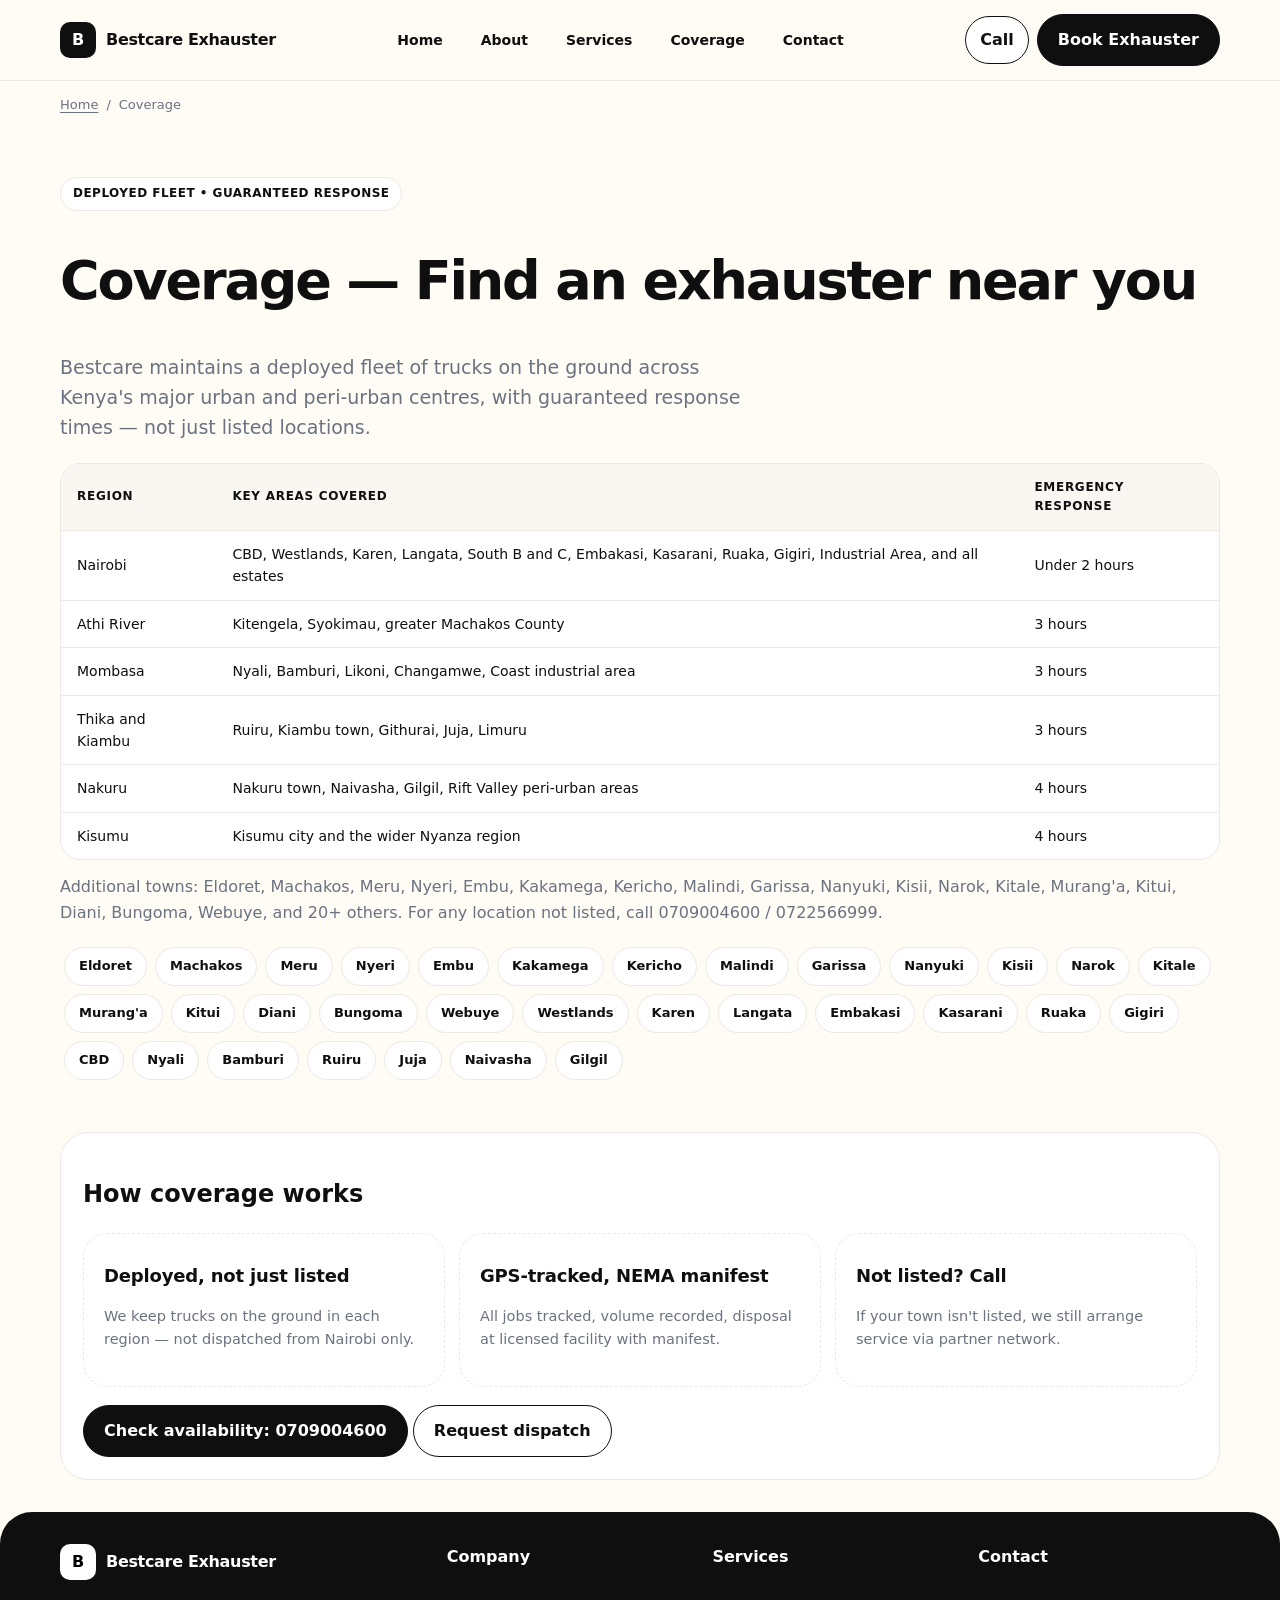
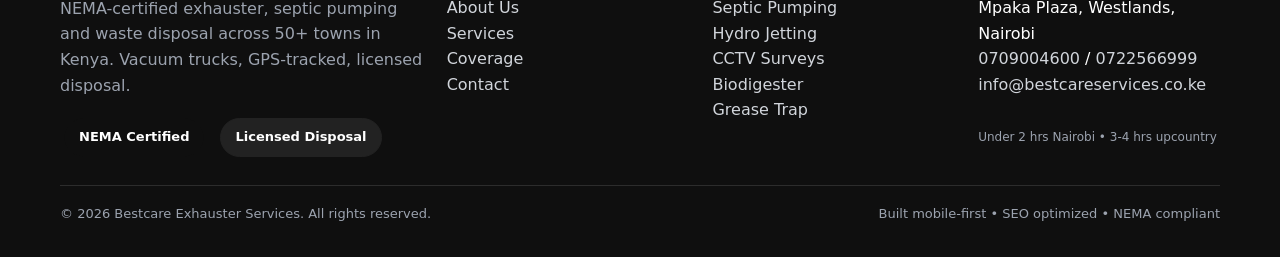
<file: coverage.html>
<!doctype html><html lang="en-KE"><head><meta charset="utf-8">
<meta name="viewport" content="width=device-width,initial-scale=1">
<title>Coverage Areas | Exhauster Near You — Nairobi, Mombasa, Kisumu & 50 Towns</title>
<meta name="description" content="Bestcare fleet across Kenya: Nairobi under 2 hrs, Athi River, Mombasa, Thika, Kiambu, Nakuru, Kisumu 3-4 hrs. Eldoret, Machakos, Meru and 20+ more.">
<meta name="robots" content="index,follow">
<link rel="canonical" href="https://exhausterservices.github.io/coverage.html">
<meta name="theme-color" content="#0F0F0F">
<link rel="icon" type="image/svg+xml" href="/assets/icons/icon.svg">
<link rel="apple-touch-icon" href="/assets/icons/apple-touch-icon.svg">
<link rel="icon" type="image/png" sizes="192x192" href="/assets/icons/icon-192.png">
<meta property="og:type" content="website">
<meta property="og:title" content="Coverage Areas | Exhauster Near You — Nairobi, Mombasa, Kisumu & 50 Towns">
<meta property="og:description" content="Bestcare fleet across Kenya: Nairobi under 2 hrs, Athi River, Mombasa, Thika, Kiambu, Nakuru, Kisumu 3-4 hrs. Eldoret, Machakos, Meru and 20+ more.">
<meta property="og:url" content="https://exhausterservices.github.io/coverage.html">
<meta property="og:image" content="https://exhausterservices.github.io/assets/img/og-image-social.jpg">
<meta property="og:site_name" content="Bestcare Exhauster Services">
<meta property="og:locale" content="en_KE">
<meta name="twitter:card" content="summary_large_image">
<meta name="twitter:title" content="Coverage Areas | Exhauster Near You — Nairobi, Mombasa, Kisumu & 50 Towns">
<meta name="twitter:description" content="Bestcare fleet across Kenya: Nairobi under 2 hrs, Athi River, Mombasa, Thika, Kiambu, Nakuru, Kisumu 3-4 hrs. Eldoret, Machakos, Meru and 20+ more.">
<meta name="twitter:image" content="https://exhausterservices.github.io/assets/img/og-image-social.jpg">
<link rel="stylesheet" href="/assets/css/style.css">
<script type="application/ld+json">
{
  "@context": "https://schema.org",
  "@type": "LocalBusiness",
  "name": "Bestcare Exhauster Services",
  "url": "https://exhausterservices.github.io",
  "logo": "https://exhausterservices.github.io/assets/icons/icon.svg",
  "image": "https://exhausterservices.github.io/assets/img/og-image-social.jpg",
  "telephone": "+254709004600",
  "email": "info@bestcareservices.co.ke",
  "address": {
    "@type": "PostalAddress",
    "streetAddress": "Mpaka Plaza, Westlands",
    "addressLocality": "Nairobi",
    "addressRegion": "Nairobi",
    "addressCountry": "KE"
  },
  "areaServed": [
    "Nairobi",
    "Athi River",
    "Mombasa",
    "Thika",
    "Kiambu",
    "Nakuru",
    "Kisumu"
  ],
  "priceRange": "Ksh 2500-35000",
  "description": "Bestcare fleet across Kenya: Nairobi under 2 hrs, Athi River, Mombasa, Thika, Kiambu, Nakuru, Kisumu 3-4 hrs. Eldoret, Machakos, Meru and 20+ more."
}
</script>
<script type="application/ld+json">
{
  "@context": "https://schema.org",
  "@type": "BreadcrumbList",
  "itemListElement": [
    {
      "@type": "ListItem",
      "position": 1,
      "name": "Home",
      "item": "https://exhausterservices.github.io/"
    },
    {
      "@type": "ListItem",
      "position": 2,
      "name": "Coverage Areas",
      "item": "https://exhausterservices.github.io/coverage.html"
    }
  ]
}
</script>
</head><body>
<header class="header">
  <div class="container header-inner">
    <a class="logo" href="/index.html" aria-label="Home">
      <span class="logo-mark">B</span><span>Bestcare Exhauster</span>
    </a>
    <nav class="nav" aria-label="Primary">
      <a href="/index.html">Home</a>
      <a href="/about.html">About</a>
      <a href="/services.html">Services</a>
      <a href="/coverage.html">Coverage</a>
      <a href="/contact.html">Contact</a>
    </nav>
    <div class="cta">
      <a href="tel:+254709004600" class="btn btn-ghost" style="padding:10px 14px">Call</a>
      <a href="/contact.html" class="btn btn-primary">Book Exhauster</a>
      <button class="hamburger" aria-label="Menu" onclick="document.getElementById('mnav').classList.toggle('open')">☰</button>
    </div>
  </div>
  <div class="container"><div id="mnav" class="mobile-nav">
    <a href="/index.html">Home</a><a href="/about.html">About Us</a><a href="/services.html">Services</a><a href="/coverage.html">Coverage</a><a href="/contact.html">Contact</a>
    <a href="tel:+254722566999" class="btn btn-primary" style="justify-content:center">Emergency: 0722566999</a>
  </div></div>
</header>

<main class="container"><nav class="breadcrumb"><a href="/index.html">Home</a><span>/</span><span>Coverage</span></nav>
<section class="section"><span class="kicker">Deployed Fleet • Guaranteed Response</span><h1 style="font-size:clamp(32px,6vw,54px);line-height:.95;letter-spacing:-.04em">Coverage — Find an exhauster near you</h1><p class="lead">Bestcare maintains a deployed fleet of trucks on the ground across Kenya's major urban and peri-urban centres, with guaranteed response times — not just listed locations.</p>
<div class="table-wrap" style="margin-top:20px"><table><thead><tr><th>Region</th><th>Key Areas Covered</th><th>Emergency Response</th></tr></thead><tbody>
<tr><td>Nairobi</td><td>CBD, Westlands, Karen, Langata, South B and C, Embakasi, Kasarani, Ruaka, Gigiri, Industrial Area, and all estates</td><td>Under 2 hours</td></tr>
<tr><td>Athi River</td><td>Kitengela, Syokimau, greater Machakos County</td><td>3 hours</td></tr>
<tr><td>Mombasa</td><td>Nyali, Bamburi, Likoni, Changamwe, Coast industrial area</td><td>3 hours</td></tr>
<tr><td>Thika and Kiambu</td><td>Ruiru, Kiambu town, Githurai, Juja, Limuru</td><td>3 hours</td></tr>
<tr><td>Nakuru</td><td>Nakuru town, Naivasha, Gilgil, Rift Valley peri-urban areas</td><td>4 hours</td></tr>
<tr><td>Kisumu</td><td>Kisumu city and the wider Nyanza region</td><td>4 hours</td></tr>
</tbody></table></div>
<p class="muted" style="margin-top:14px">Additional towns: Eldoret, Machakos, Meru, Nyeri, Embu, Kakamega, Kericho, Malindi, Garissa, Nanyuki, Kisii, Narok, Kitale, Murang'a, Kitui, Diani, Bungoma, Webuye, and 20+ others. For any location not listed, call 0709004600 / 0722566999.</p>
<div style="margin-top:18px;display:flex;flex-wrap:wrap">
<span class="pill">Eldoret</span><span class="pill">Machakos</span><span class="pill">Meru</span><span class="pill">Nyeri</span><span class="pill">Embu</span><span class="pill">Kakamega</span><span class="pill">Kericho</span><span class="pill">Malindi</span><span class="pill">Garissa</span><span class="pill">Nanyuki</span><span class="pill">Kisii</span><span class="pill">Narok</span><span class="pill">Kitale</span><span class="pill">Murang'a</span><span class="pill">Kitui</span><span class="pill">Diani</span><span class="pill">Bungoma</span><span class="pill">Webuye</span><span class="pill">Westlands</span><span class="pill">Karen</span><span class="pill">Langata</span><span class="pill">Embakasi</span><span class="pill">Kasarani</span><span class="pill">Ruaka</span><span class="pill">Gigiri</span><span class="pill">CBD</span><span class="pill">Nyali</span><span class="pill">Bamburi</span><span class="pill">Ruiru</span><span class="pill">Juja</span><span class="pill">Naivasha</span><span class="pill">Gilgil</span>
</div></section>
<section class="section" style="background:white;border:1px solid var(--line);border-radius:28px;padding:22px"><h2>How coverage works</h2><div class="grid-3" style="margin-top:12px">
<div class="card" style="box-shadow:none;border:1px dashed var(--line)"><h3>Deployed, not just listed</h3><p>We keep trucks on the ground in each region — not dispatched from Nairobi only.</p></div>
<div class="card" style="box-shadow:none;border:1px dashed var(--line)"><h3>GPS-tracked, NEMA manifest</h3><p>All jobs tracked, volume recorded, disposal at licensed facility with manifest.</p></div>
<div class="card" style="box-shadow:none;border:1px dashed var(--line)"><h3>Not listed? Call</h3><p>If your town isn't listed, we still arrange service via partner network.</p></div>
</div><div style="margin-top:18px"><a href="tel:+254709004600" class="btn btn-primary">Check availability: 0709004600</a> <a href="/contact.html" class="btn btn-ghost">Request dispatch</a></div></section>
</main>
<footer class="footer">
  <div class="container">
    <div class="footer-grid">
      <div><div class="logo" style="margin-bottom:12px"><span class="logo-mark" style="background:white;color:black">B</span><span>Bestcare Exhauster</span></div>
      <p style="color:#9CA3AF">NEMA-certified exhauster, septic pumping and waste disposal across 50+ towns in Kenya. Vacuum trucks, GPS-tracked, licensed disposal.</p>
      <div style="margin-top:14px;display:flex;gap:8px;flex-wrap:wrap"><span class="pill strong">NEMA Certified</span><span class="pill" style="background:#222;color:white;border-color:#222">Licensed Disposal</span></div></div>
      <div><strong>Company</strong><br><br><a href="/about.html">About Us</a><br><a href="/services.html">Services</a><br><a href="/coverage.html">Coverage</a><br><a href="/contact.html">Contact</a></div>
      <div><strong>Services</strong><br><br><a href="/services.html">Septic Pumping</a><br><a href="/services.html">Hydro Jetting</a><br><a href="/services.html">CCTV Surveys</a><br><a href="/services.html">Biodigester</a><br><a href="/services.html">Grease Trap</a></div>
      <div><strong>Contact</strong><br><br>Mpaka Plaza, Westlands, Nairobi<br><a href="tel:+254709004600">0709004600</a> / <a href="tel:+254722566999">0722566999</a><br><a href="mailto:info@bestcareservices.co.ke">info@bestcareservices.co.ke</a><br><br><span style="font-size:12px;color:#9CA3AF">Under 2 hrs Nairobi • 3-4 hrs upcountry</span></div>
    </div>
    <div class="copy"><span>© 2026 Bestcare Exhauster Services. All rights reserved.</span><span>Built mobile-first • SEO optimized • NEMA compliant</span></div>
  </div>
</footer>
</body></html>
</file>
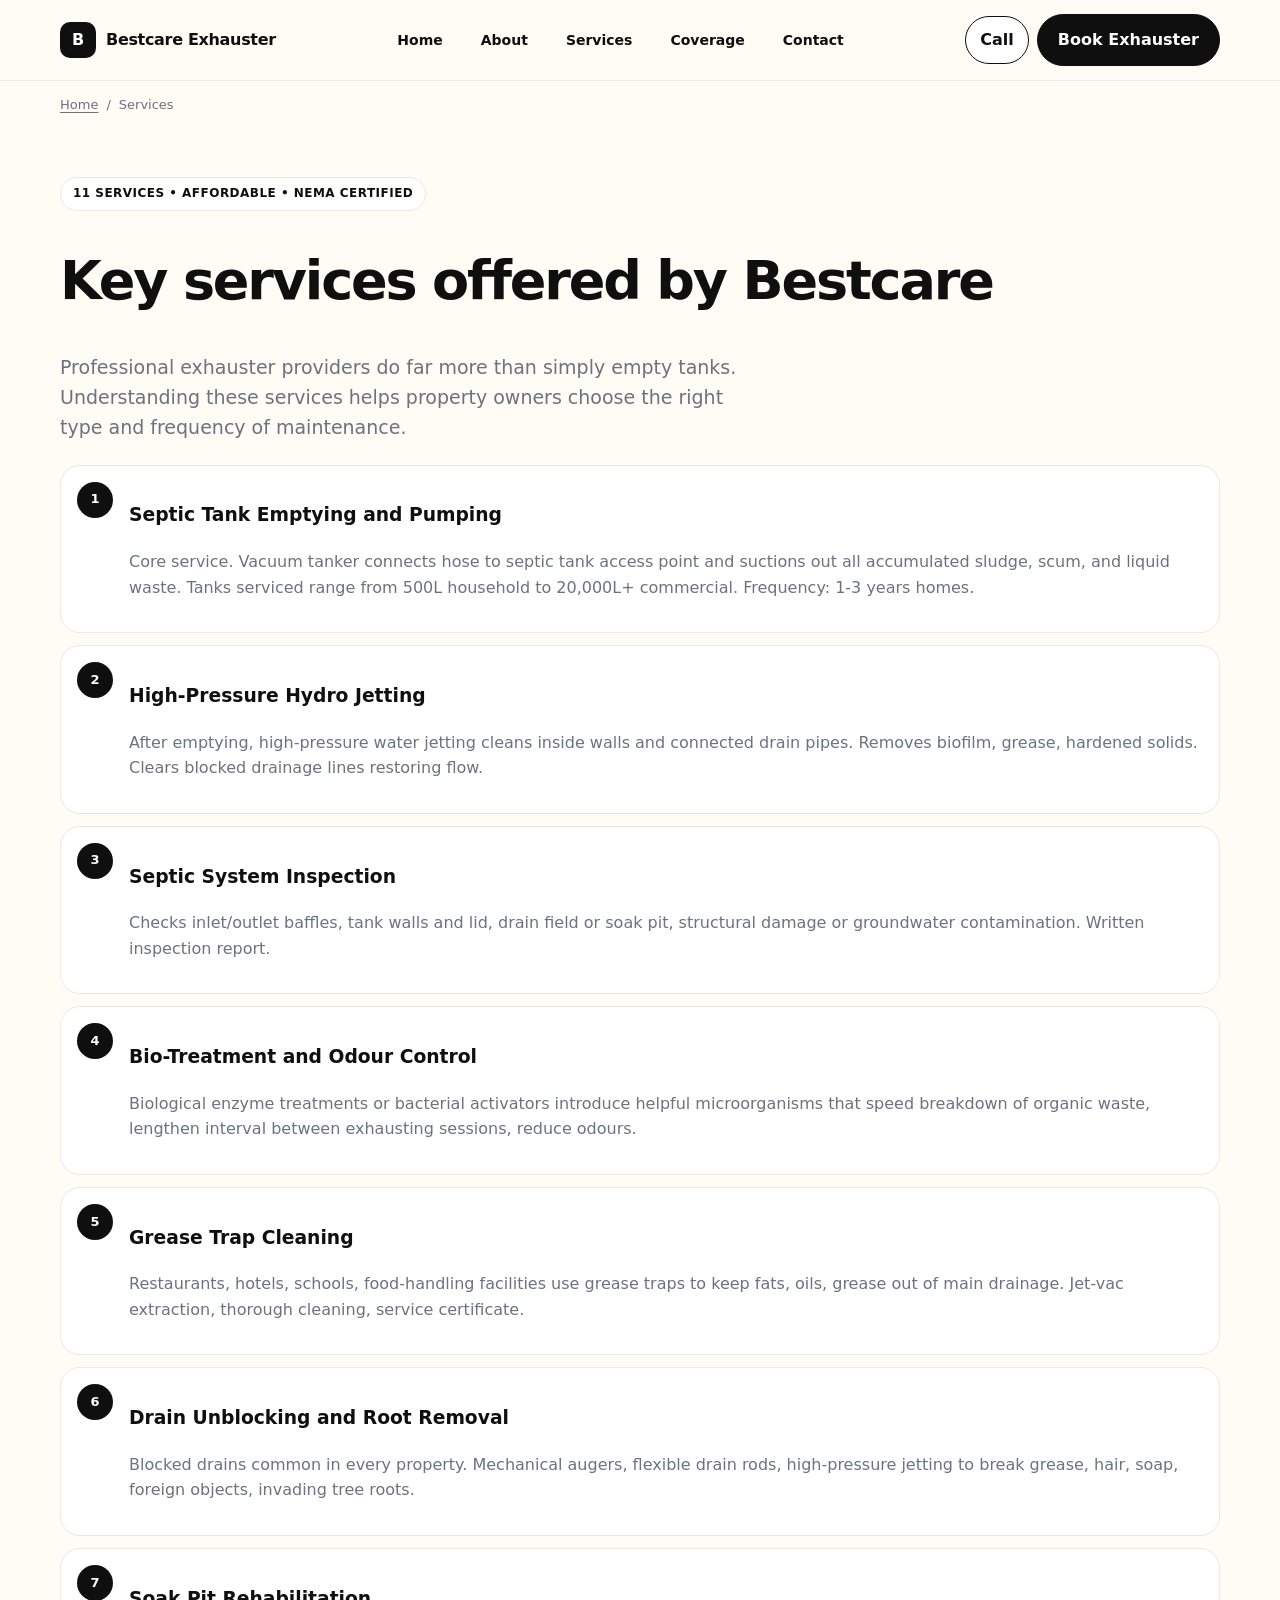
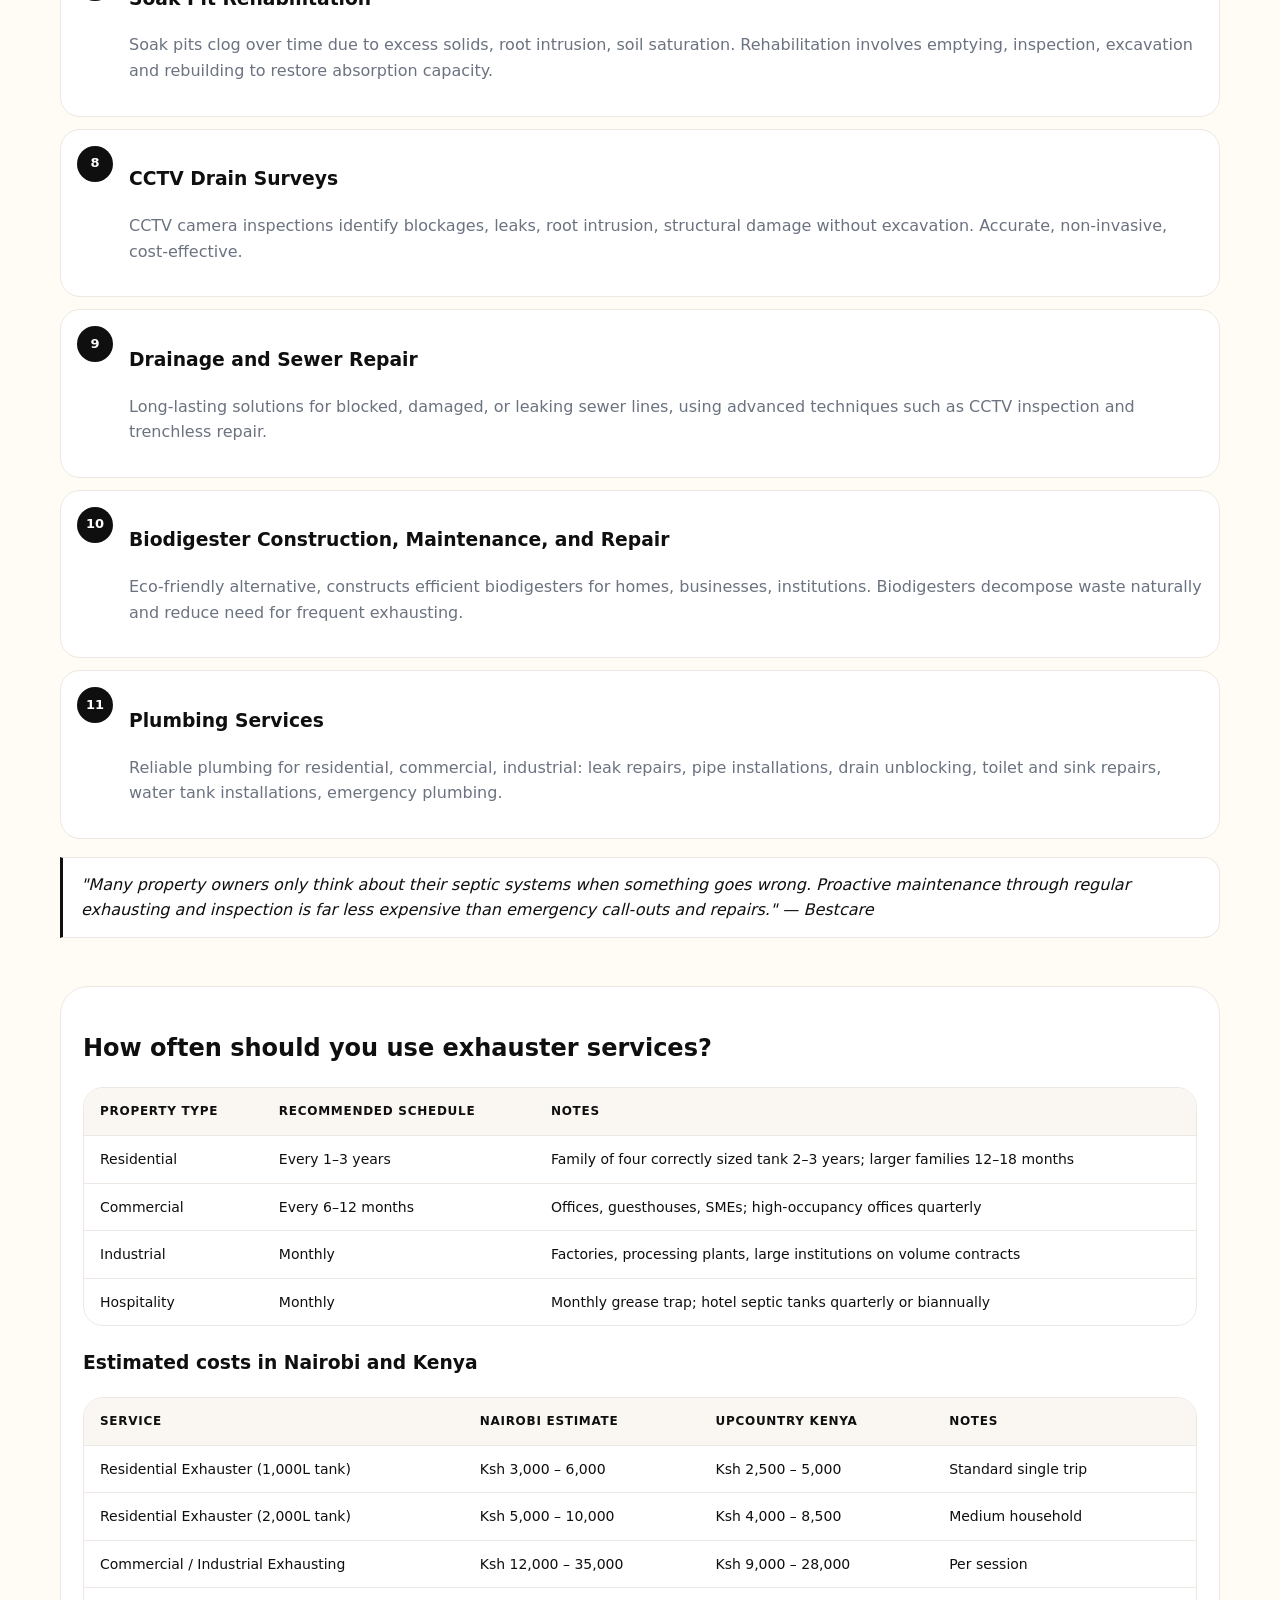
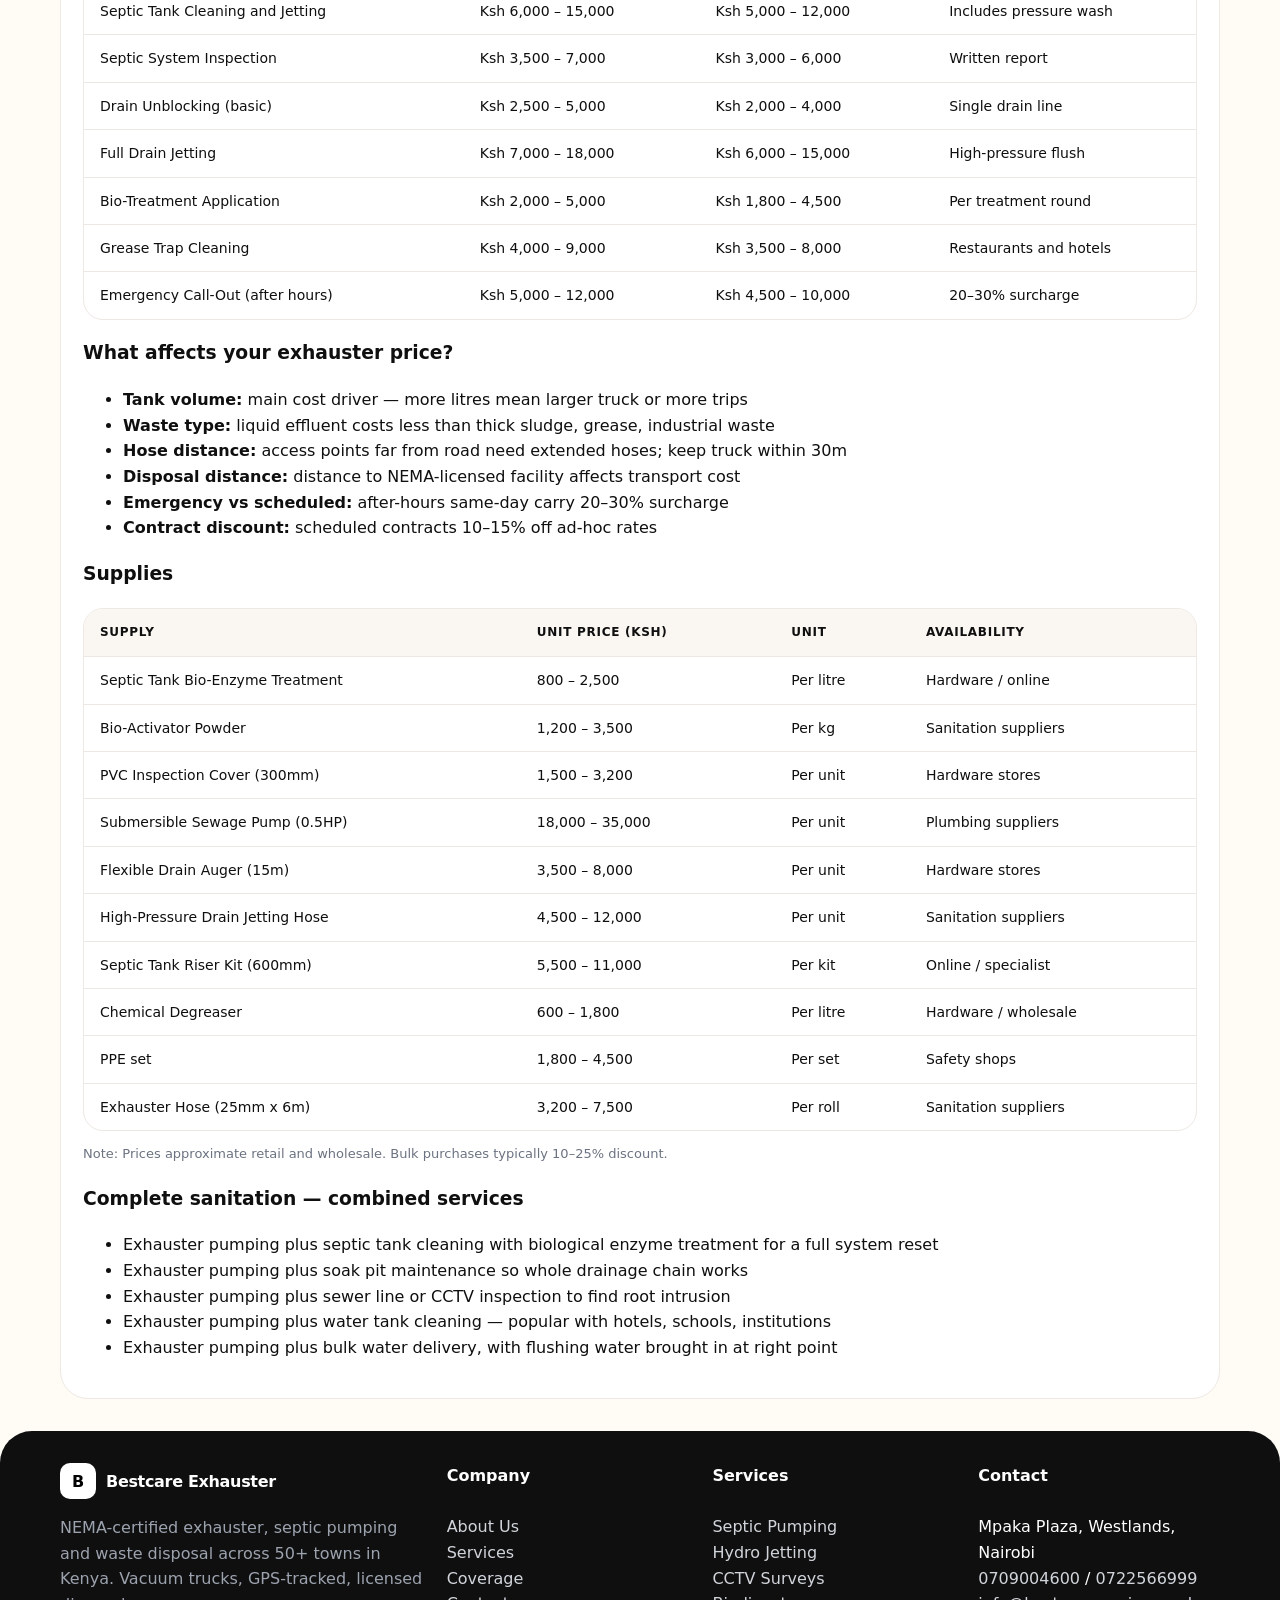
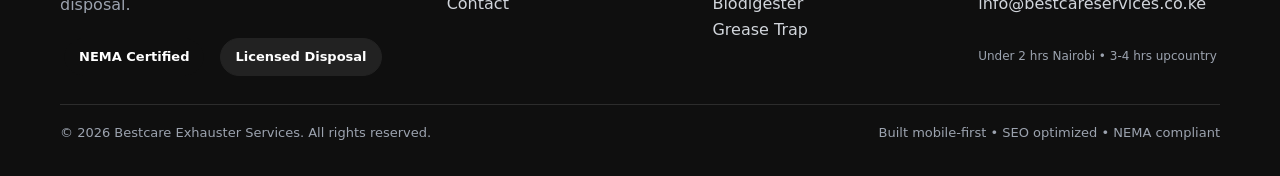
<file: services.html>
<!doctype html><html lang="en-KE"><head><meta charset="utf-8">
<meta name="viewport" content="width=device-width,initial-scale=1">
<title>Services & Pricing | Septic Pumping, Hydro Jetting, CCTV, Biodigester</title>
<meta name="description" content="Full list of 11 exhauster services: septic tank emptying, hydro jetting, inspection, bio-treatment, grease trap, drain unblocking, soak pit, CCTV, drainage repair, biodigester, plumbing. Prices Ksh 2,500-35,000.">
<meta name="robots" content="index,follow">
<link rel="canonical" href="https://exhausterservices.github.io/services.html">
<meta name="theme-color" content="#0F0F0F">
<link rel="icon" type="image/svg+xml" href="/assets/icons/icon.svg">
<link rel="apple-touch-icon" href="/assets/icons/apple-touch-icon.svg">
<link rel="icon" type="image/png" sizes="192x192" href="/assets/icons/icon-192.png">
<meta property="og:type" content="website">
<meta property="og:title" content="Services & Pricing | Septic Pumping, Hydro Jetting, CCTV, Biodigester">
<meta property="og:description" content="Full list of 11 exhauster services: septic tank emptying, hydro jetting, inspection, bio-treatment, grease trap, drain unblocking, soak pit, CCTV, drainage repair, biodigester, plumbing. Prices Ksh 2,500-35,000.">
<meta property="og:url" content="https://exhausterservices.github.io/services.html">
<meta property="og:image" content="https://exhausterservices.github.io/assets/img/og-image-social.jpg">
<meta property="og:site_name" content="Bestcare Exhauster Services">
<meta property="og:locale" content="en_KE">
<meta name="twitter:card" content="summary_large_image">
<meta name="twitter:title" content="Services & Pricing | Septic Pumping, Hydro Jetting, CCTV, Biodigester">
<meta name="twitter:description" content="Full list of 11 exhauster services: septic tank emptying, hydro jetting, inspection, bio-treatment, grease trap, drain unblocking, soak pit, CCTV, drainage repair, biodigester, plumbing. Prices Ksh 2,500-35,000.">
<meta name="twitter:image" content="https://exhausterservices.github.io/assets/img/og-image-social.jpg">
<link rel="stylesheet" href="/assets/css/style.css">
<script type="application/ld+json">
{
  "@context": "https://schema.org",
  "@type": "LocalBusiness",
  "name": "Bestcare Exhauster Services",
  "url": "https://exhausterservices.github.io",
  "logo": "https://exhausterservices.github.io/assets/icons/icon.svg",
  "image": "https://exhausterservices.github.io/assets/img/og-image-social.jpg",
  "telephone": "+254709004600",
  "email": "info@bestcareservices.co.ke",
  "address": {
    "@type": "PostalAddress",
    "streetAddress": "Mpaka Plaza, Westlands",
    "addressLocality": "Nairobi",
    "addressRegion": "Nairobi",
    "addressCountry": "KE"
  },
  "areaServed": [
    "Nairobi",
    "Athi River",
    "Mombasa",
    "Thika",
    "Kiambu",
    "Nakuru",
    "Kisumu"
  ],
  "priceRange": "Ksh 2500-35000",
  "description": "Full list of 11 exhauster services: septic tank emptying, hydro jetting, inspection, bio-treatment, grease trap, drain unblocking, soak pit, CCTV, drainage repair, biodigester, plumbing. Prices Ksh 2,500-35,000."
}
</script>
<script type="application/ld+json">
{
  "@context": "https://schema.org",
  "@type": "BreadcrumbList",
  "itemListElement": [
    {
      "@type": "ListItem",
      "position": 1,
      "name": "Home",
      "item": "https://exhausterservices.github.io/"
    },
    {
      "@type": "ListItem",
      "position": 2,
      "name": "Services & Pricing",
      "item": "https://exhausterservices.github.io/services.html"
    }
  ]
}
</script>
</head><body>
<header class="header">
  <div class="container header-inner">
    <a class="logo" href="/index.html" aria-label="Home">
      <span class="logo-mark">B</span><span>Bestcare Exhauster</span>
    </a>
    <nav class="nav" aria-label="Primary">
      <a href="/index.html">Home</a>
      <a href="/about.html">About</a>
      <a href="/services.html">Services</a>
      <a href="/coverage.html">Coverage</a>
      <a href="/contact.html">Contact</a>
    </nav>
    <div class="cta">
      <a href="tel:+254709004600" class="btn btn-ghost" style="padding:10px 14px">Call</a>
      <a href="/contact.html" class="btn btn-primary">Book Exhauster</a>
      <button class="hamburger" aria-label="Menu" onclick="document.getElementById('mnav').classList.toggle('open')">☰</button>
    </div>
  </div>
  <div class="container"><div id="mnav" class="mobile-nav">
    <a href="/index.html">Home</a><a href="/about.html">About Us</a><a href="/services.html">Services</a><a href="/coverage.html">Coverage</a><a href="/contact.html">Contact</a>
    <a href="tel:+254722566999" class="btn btn-primary" style="justify-content:center">Emergency: 0722566999</a>
  </div></div>
</header>

<main class="container"><nav class="breadcrumb"><a href="/index.html">Home</a><span>/</span><span>Services</span></nav>
<section class="section"><span class="kicker">11 Services • Affordable • NEMA Certified</span><h1 style="font-size:clamp(32px,6vw,54px);letter-spacing:-.04em;line-height:.95">Key services offered by Bestcare</h1><p class="lead">Professional exhauster providers do far more than simply empty tanks. Understanding these services helps property owners choose the right type and frequency of maintenance.</p>
<div class="service-list" style="margin-top:22px">
<div class="service-item"><span class="num">1</span><div><h3>Septic Tank Emptying and Pumping</h3><p class="muted">Core service. Vacuum tanker connects hose to septic tank access point and suctions out all accumulated sludge, scum, and liquid waste. Tanks serviced range from 500L household to 20,000L+ commercial. Frequency: 1-3 years homes.</p></div></div>
<div class="service-item"><span class="num">2</span><div><h3>High-Pressure Hydro Jetting</h3><p class="muted">After emptying, high-pressure water jetting cleans inside walls and connected drain pipes. Removes biofilm, grease, hardened solids. Clears blocked drainage lines restoring flow.</p></div></div>
<div class="service-item"><span class="num">3</span><div><h3>Septic System Inspection</h3><p class="muted">Checks inlet/outlet baffles, tank walls and lid, drain field or soak pit, structural damage or groundwater contamination. Written inspection report.</p></div></div>
<div class="service-item"><span class="num">4</span><div><h3>Bio-Treatment and Odour Control</h3><p class="muted">Biological enzyme treatments or bacterial activators introduce helpful microorganisms that speed breakdown of organic waste, lengthen interval between exhausting sessions, reduce odours.</p></div></div>
<div class="service-item"><span class="num">5</span><div><h3>Grease Trap Cleaning</h3><p class="muted">Restaurants, hotels, schools, food-handling facilities use grease traps to keep fats, oils, grease out of main drainage. Jet-vac extraction, thorough cleaning, service certificate.</p></div></div>
<div class="service-item"><span class="num">6</span><div><h3>Drain Unblocking and Root Removal</h3><p class="muted">Blocked drains common in every property. Mechanical augers, flexible drain rods, high-pressure jetting to break grease, hair, soap, foreign objects, invading tree roots.</p></div></div>
<div class="service-item"><span class="num">7</span><div><h3>Soak Pit Rehabilitation</h3><p class="muted">Soak pits clog over time due to excess solids, root intrusion, soil saturation. Rehabilitation involves emptying, inspection, excavation and rebuilding to restore absorption capacity.</p></div></div>
<div class="service-item"><span class="num">8</span><div><h3>CCTV Drain Surveys</h3><p class="muted">CCTV camera inspections identify blockages, leaks, root intrusion, structural damage without excavation. Accurate, non-invasive, cost-effective.</p></div></div>
<div class="service-item"><span class="num">9</span><div><h3>Drainage and Sewer Repair</h3><p class="muted">Long-lasting solutions for blocked, damaged, or leaking sewer lines, using advanced techniques such as CCTV inspection and trenchless repair.</p></div></div>
<div class="service-item"><span class="num">10</span><div><h3>Biodigester Construction, Maintenance, and Repair</h3><p class="muted">Eco-friendly alternative, constructs efficient biodigesters for homes, businesses, institutions. Biodigesters decompose waste naturally and reduce need for frequent exhausting.</p></div></div>
<div class="service-item"><span class="num">11</span><div><h3>Plumbing Services</h3><p class="muted">Reliable plumbing for residential, commercial, industrial: leak repairs, pipe installations, drain unblocking, toilet and sink repairs, water tank installations, emergency plumbing.</p></div></div>
</div>
<div class="quote" style="margin-top:18px"><em>"Many property owners only think about their septic systems when something goes wrong. Proactive maintenance through regular exhausting and inspection is far less expensive than emergency call-outs and repairs." — Bestcare</em></div>
</section>
<section class="section" style="background:white;border:1px solid var(--line);border-radius:28px;padding:22px">
<h2>How often should you use exhauster services?</h2><div class="table-wrap" style="margin-top:12px"><table><thead><tr><th>Property Type</th><th>Recommended Schedule</th><th>Notes</th></tr></thead><tbody>
<tr><td>Residential</td><td>Every 1–3 years</td><td>Family of four correctly sized tank 2–3 years; larger families 12–18 months</td></tr>
<tr><td>Commercial</td><td>Every 6–12 months</td><td>Offices, guesthouses, SMEs; high-occupancy offices quarterly</td></tr>
<tr><td>Industrial</td><td>Monthly</td><td>Factories, processing plants, large institutions on volume contracts</td></tr>
<tr><td>Hospitality</td><td>Monthly</td><td>Monthly grease trap; hotel septic tanks quarterly or biannually</td></tr>
</tbody></table></div>
<h3 style="margin-top:22px">Estimated costs in Nairobi and Kenya</h3><div class="table-wrap"><table><thead><tr><th>Service</th><th>Nairobi Estimate</th><th>Upcountry Kenya</th><th>Notes</th></tr></thead><tbody>
<tr><td>Residential Exhauster (1,000L tank)</td><td>Ksh 3,000 – 6,000</td><td>Ksh 2,500 – 5,000</td><td>Standard single trip</td></tr>
<tr><td>Residential Exhauster (2,000L tank)</td><td>Ksh 5,000 – 10,000</td><td>Ksh 4,000 – 8,500</td><td>Medium household</td></tr>
<tr><td>Commercial / Industrial Exhausting</td><td>Ksh 12,000 – 35,000</td><td>Ksh 9,000 – 28,000</td><td>Per session</td></tr>
<tr><td>Septic Tank Cleaning and Jetting</td><td>Ksh 6,000 – 15,000</td><td>Ksh 5,000 – 12,000</td><td>Includes pressure wash</td></tr>
<tr><td>Septic System Inspection</td><td>Ksh 3,500 – 7,000</td><td>Ksh 3,000 – 6,000</td><td>Written report</td></tr>
<tr><td>Drain Unblocking (basic)</td><td>Ksh 2,500 – 5,000</td><td>Ksh 2,000 – 4,000</td><td>Single drain line</td></tr>
<tr><td>Full Drain Jetting</td><td>Ksh 7,000 – 18,000</td><td>Ksh 6,000 – 15,000</td><td>High-pressure flush</td></tr>
<tr><td>Bio-Treatment Application</td><td>Ksh 2,000 – 5,000</td><td>Ksh 1,800 – 4,500</td><td>Per treatment round</td></tr>
<tr><td>Grease Trap Cleaning</td><td>Ksh 4,000 – 9,000</td><td>Ksh 3,500 – 8,000</td><td>Restaurants and hotels</td></tr>
<tr><td>Emergency Call-Out (after hours)</td><td>Ksh 5,000 – 12,000</td><td>Ksh 4,500 – 10,000</td><td>20–30% surcharge</td></tr>
</tbody></table></div>
<h3>What affects your exhauster price?</h3><ul><li><strong>Tank volume:</strong> main cost driver — more litres mean larger truck or more trips</li><li><strong>Waste type:</strong> liquid effluent costs less than thick sludge, grease, industrial waste</li><li><strong>Hose distance:</strong> access points far from road need extended hoses; keep truck within 30m</li><li><strong>Disposal distance:</strong> distance to NEMA-licensed facility affects transport cost</li><li><strong>Emergency vs scheduled:</strong> after-hours same-day carry 20–30% surcharge</li><li><strong>Contract discount:</strong> scheduled contracts 10–15% off ad-hoc rates</li></ul>
<h3>Supplies</h3><div class="table-wrap"><table><thead><tr><th>Supply</th><th>Unit Price (Ksh)</th><th>Unit</th><th>Availability</th></tr></thead><tbody>
<tr><td>Septic Tank Bio-Enzyme Treatment</td><td>800 – 2,500</td><td>Per litre</td><td>Hardware / online</td></tr>
<tr><td>Bio-Activator Powder</td><td>1,200 – 3,500</td><td>Per kg</td><td>Sanitation suppliers</td></tr>
<tr><td>PVC Inspection Cover (300mm)</td><td>1,500 – 3,200</td><td>Per unit</td><td>Hardware stores</td></tr>
<tr><td>Submersible Sewage Pump (0.5HP)</td><td>18,000 – 35,000</td><td>Per unit</td><td>Plumbing suppliers</td></tr>
<tr><td>Flexible Drain Auger (15m)</td><td>3,500 – 8,000</td><td>Per unit</td><td>Hardware stores</td></tr>
<tr><td>High-Pressure Drain Jetting Hose</td><td>4,500 – 12,000</td><td>Per unit</td><td>Sanitation suppliers</td></tr>
<tr><td>Septic Tank Riser Kit (600mm)</td><td>5,500 – 11,000</td><td>Per kit</td><td>Online / specialist</td></tr>
<tr><td>Chemical Degreaser</td><td>600 – 1,800</td><td>Per litre</td><td>Hardware / wholesale</td></tr>
<tr><td>PPE set</td><td>1,800 – 4,500</td><td>Per set</td><td>Safety shops</td></tr>
<tr><td>Exhauster Hose (25mm x 6m)</td><td>3,200 – 7,500</td><td>Per roll</td><td>Sanitation suppliers</td></tr>
</tbody></table></div>
<p class="muted" style="font-size:13px">Note: Prices approximate retail and wholesale. Bulk purchases typically 10–25% discount.</p>
<h3>Complete sanitation — combined services</h3><ul><li>Exhauster pumping plus septic tank cleaning with biological enzyme treatment for a full system reset</li><li>Exhauster pumping plus soak pit maintenance so whole drainage chain works</li><li>Exhauster pumping plus sewer line or CCTV inspection to find root intrusion</li><li>Exhauster pumping plus water tank cleaning — popular with hotels, schools, institutions</li><li>Exhauster pumping plus bulk water delivery, with flushing water brought in at right point</li></ul>
</section></main>
<footer class="footer">
  <div class="container">
    <div class="footer-grid">
      <div><div class="logo" style="margin-bottom:12px"><span class="logo-mark" style="background:white;color:black">B</span><span>Bestcare Exhauster</span></div>
      <p style="color:#9CA3AF">NEMA-certified exhauster, septic pumping and waste disposal across 50+ towns in Kenya. Vacuum trucks, GPS-tracked, licensed disposal.</p>
      <div style="margin-top:14px;display:flex;gap:8px;flex-wrap:wrap"><span class="pill strong">NEMA Certified</span><span class="pill" style="background:#222;color:white;border-color:#222">Licensed Disposal</span></div></div>
      <div><strong>Company</strong><br><br><a href="/about.html">About Us</a><br><a href="/services.html">Services</a><br><a href="/coverage.html">Coverage</a><br><a href="/contact.html">Contact</a></div>
      <div><strong>Services</strong><br><br><a href="/services.html">Septic Pumping</a><br><a href="/services.html">Hydro Jetting</a><br><a href="/services.html">CCTV Surveys</a><br><a href="/services.html">Biodigester</a><br><a href="/services.html">Grease Trap</a></div>
      <div><strong>Contact</strong><br><br>Mpaka Plaza, Westlands, Nairobi<br><a href="tel:+254709004600">0709004600</a> / <a href="tel:+254722566999">0722566999</a><br><a href="mailto:info@bestcareservices.co.ke">info@bestcareservices.co.ke</a><br><br><span style="font-size:12px;color:#9CA3AF">Under 2 hrs Nairobi • 3-4 hrs upcountry</span></div>
    </div>
    <div class="copy"><span>© 2026 Bestcare Exhauster Services. All rights reserved.</span><span>Built mobile-first • SEO optimized • NEMA compliant</span></div>
  </div>
</footer>
</body></html>
</file>
<file: assets/css/style.css>
:root{
  --bg:#FFFBF5;--ink:#0F0F0F;--muted:#6B7280;--line:#EDE8E3;--brand:#0F0F0F;--brand-2:#FFD93D;--brand-3:#FFEFB0;--card:#FFFFFF;--green:#E7F5E8;--blue:#E8EEFF;--pink:#FFECEC;--radius:24px;--radius-lg:32px;--shadow:0 8px 30px rgba(0,0,0,.06);
}
*{box-sizing:border-box}
html{scroll-behavior:smooth}
body{margin:0;font-family:Inter,ui-sans-serif,system-ui,-apple-system,Segoe UI,Roboto,Helvetica,Arial;background:var(--bg);color:var(--ink);line-height:1.6;-webkit-font-smoothing:antialiased}
a{color:inherit;text-decoration:none}
img{max-width:100%;display:block}
.container{width:min(1160px,92vw);margin:0 auto}
.header{position:sticky;top:0;z-index:50;background:rgba(255,251,245,.85);backdrop-filter:blur(16px);border-bottom:1px solid var(--line)}
.header-inner{display:flex;align-items:center;justify-content:space-between;padding:14px 0}
.logo{display:flex;align-items:center;gap:10px;font-weight:800;letter-spacing:-.02em}
.logo-mark{width:36px;height:36px;border-radius:10px;background:var(--ink);color:white;display:grid;place-items:center;font-weight:900}
.nav{display:none;gap:6px}
.nav a{padding:10px 16px;border-radius:999px;font-weight:600;font-size:14px}
.nav a.active,.nav a:hover{background:var(--ink);color:white}
.cta{display:flex;gap:8px;align-items:center}
.btn{padding:12px 20px;border-radius:999px;font-weight:700;border:1px solid var(--ink);display:inline-flex;align-items:center;gap:8px;transition:.2s}
.btn-primary{background:var(--ink);color:white}
.btn-primary:hover{transform:translateY(-1px);box-shadow:var(--shadow)}
.btn-ghost{background:white}
.hamburger{width:42px;height:42px;border-radius:999px;border:1px solid var(--line);display:grid;place-items:center;background:white}
@media(min-width:900px){.nav{display:flex}.hamburger{display:none}.mobile-nav{display:none!important}}
.mobile-nav{display:none;padding:10px 0 18px}
.mobile-nav.open{display:flex;flex-direction:column;gap:6px}
.mobile-nav a{padding:14px 16px;border-radius:16px;background:white;border:1px solid var(--line);font-weight:600}
.hero{padding:28px 0 18px}
.hero-grid{display:grid;gap:24px}
.kicker{display:inline-flex;align-items:center;gap:8px;background:white;border:1px solid var(--line);padding:6px 12px;border-radius:999px;font-size:12px;font-weight:700;letter-spacing:.04em;text-transform:uppercase}
.hero h1{font-size:clamp(34px,7vw,64px);line-height:.95;letter-spacing:-.04em;margin:16px 0 14px;font-weight:900}
.lead{font-size:clamp(16px,2.5vw,19px);color:var(--muted);max-width:58ch}
.hero-cards{display:grid;grid-template-columns:1fr;gap:14px;margin-top:22px}
.stat-card{background:var(--card);border:1px solid var(--line);border-radius:var(--radius);padding:18px;display:flex;gap:14px;align-items:center;box-shadow:var(--shadow)}
.stat-icon{width:44px;height:44px;border-radius:12px;display:grid;place-items:center;font-weight:800}
.hero-visual{position:relative;background:white;border:1px solid var(--line);border-radius:var(--radius-lg);padding:12px;box-shadow:var(--shadow)}
.hero-visual img{border-radius:20px;aspect-ratio:4/3;object-fit:cover;background:#eee}
.badge-float{position:absolute;right:-6px;bottom:24px;background:var(--ink);color:white;padding:10px 14px;border-radius:999px;font-size:13px;font-weight:700;box-shadow:var(--shadow)}
@media(min-width:900px){.hero-grid{grid-template-columns:1.15fr .85fr;align-items:center}.hero-cards{grid-template-columns:1fr 1fr}}
.section{padding:48px 0}
.section-head{max-width:720px;margin:0 auto 28px;text-align:center}
.section-head h2{font-size:clamp(28px,4.5vw,44px);line-height:.95;letter-spacing:-.03em;margin:0 0 10px;font-weight:900}
.section-head p{color:var(--muted)}
.grid-3{display:grid;gap:14px}
@media(min-width:760px){.grid-3{grid-template-columns:repeat(3,1fr)}}
.card{background:var(--card);border:1px solid var(--line);border-radius:var(--radius);padding:20px;box-shadow:var(--shadow)}
.card h3{margin:8px 0 6px;font-size:18px;letter-spacing:-.01em}
.card p{color:var(--muted);font-size:14.5px}
.icon{width:40px;height:40px;border-radius:12px;display:grid;place-items:center;font-weight:800}
.service-list{display:grid;gap:12px}
.service-item{display:flex;gap:16px;background:white;border:1px solid var(--line);border-radius:20px;padding:16px}
.service-item .num{width:36px;height:36px;border-radius:999px;background:var(--ink);color:white;display:grid;place-items:center;font-weight:800;font-size:13px;flex:0 0 36px}
.table-wrap{overflow:auto;border:1px solid var(--line);border-radius:20px;background:white}
table{width:100%;border-collapse:collapse;font-size:14px}
th{text-align:left;padding:14px 16px;background:#FAF7F3;border-bottom:1px solid var(--line);font-size:12px;letter-spacing:.06em;text-transform:uppercase}
td{padding:12px 16px;border-bottom:1px solid var(--line)}
tr:last-child td{border-bottom:0}
.breadcrumb{font-size:13px;color:var(--muted);display:flex;gap:8px;flex-wrap:wrap;margin:14px 0}
.breadcrumb a{text-decoration:underline;text-underline-offset:3px}
.pill{display:inline-flex;padding:8px 14px;border-radius:999px;background:white;border:1px solid var(--line);font-size:13px;font-weight:600;margin:4px}
.pill.strong{background:var(--ink);color:white;border-color:var(--ink)}
.footer{margin-top:32px;background:var(--ink);color:white;border-radius:32px 32px 0 0;padding:32px 0}
.footer a{color:#D1D5DB}
.footer a:hover{color:white}
.footer-grid{display:grid;gap:24px}
@media(min-width:800px){.footer-grid{grid-template-columns:1.2fr .8fr .8fr .8fr}}
.copy{border-top:1px solid rgba(255,255,255,.12);margin-top:24px;padding-top:18px;font-size:13px;color:#9CA3AF;display:flex;flex-wrap:wrap;gap:10px;justify-content:space-between}
.muted{color:var(--muted)}
.quote{border-left:3px solid var(--ink);padding:14px 18px;background:white;border-radius:0 16px 16px 0;border-top:1px solid var(--line);border-right:1px solid var(--line);border-bottom:1px solid var(--line)}
</file>
